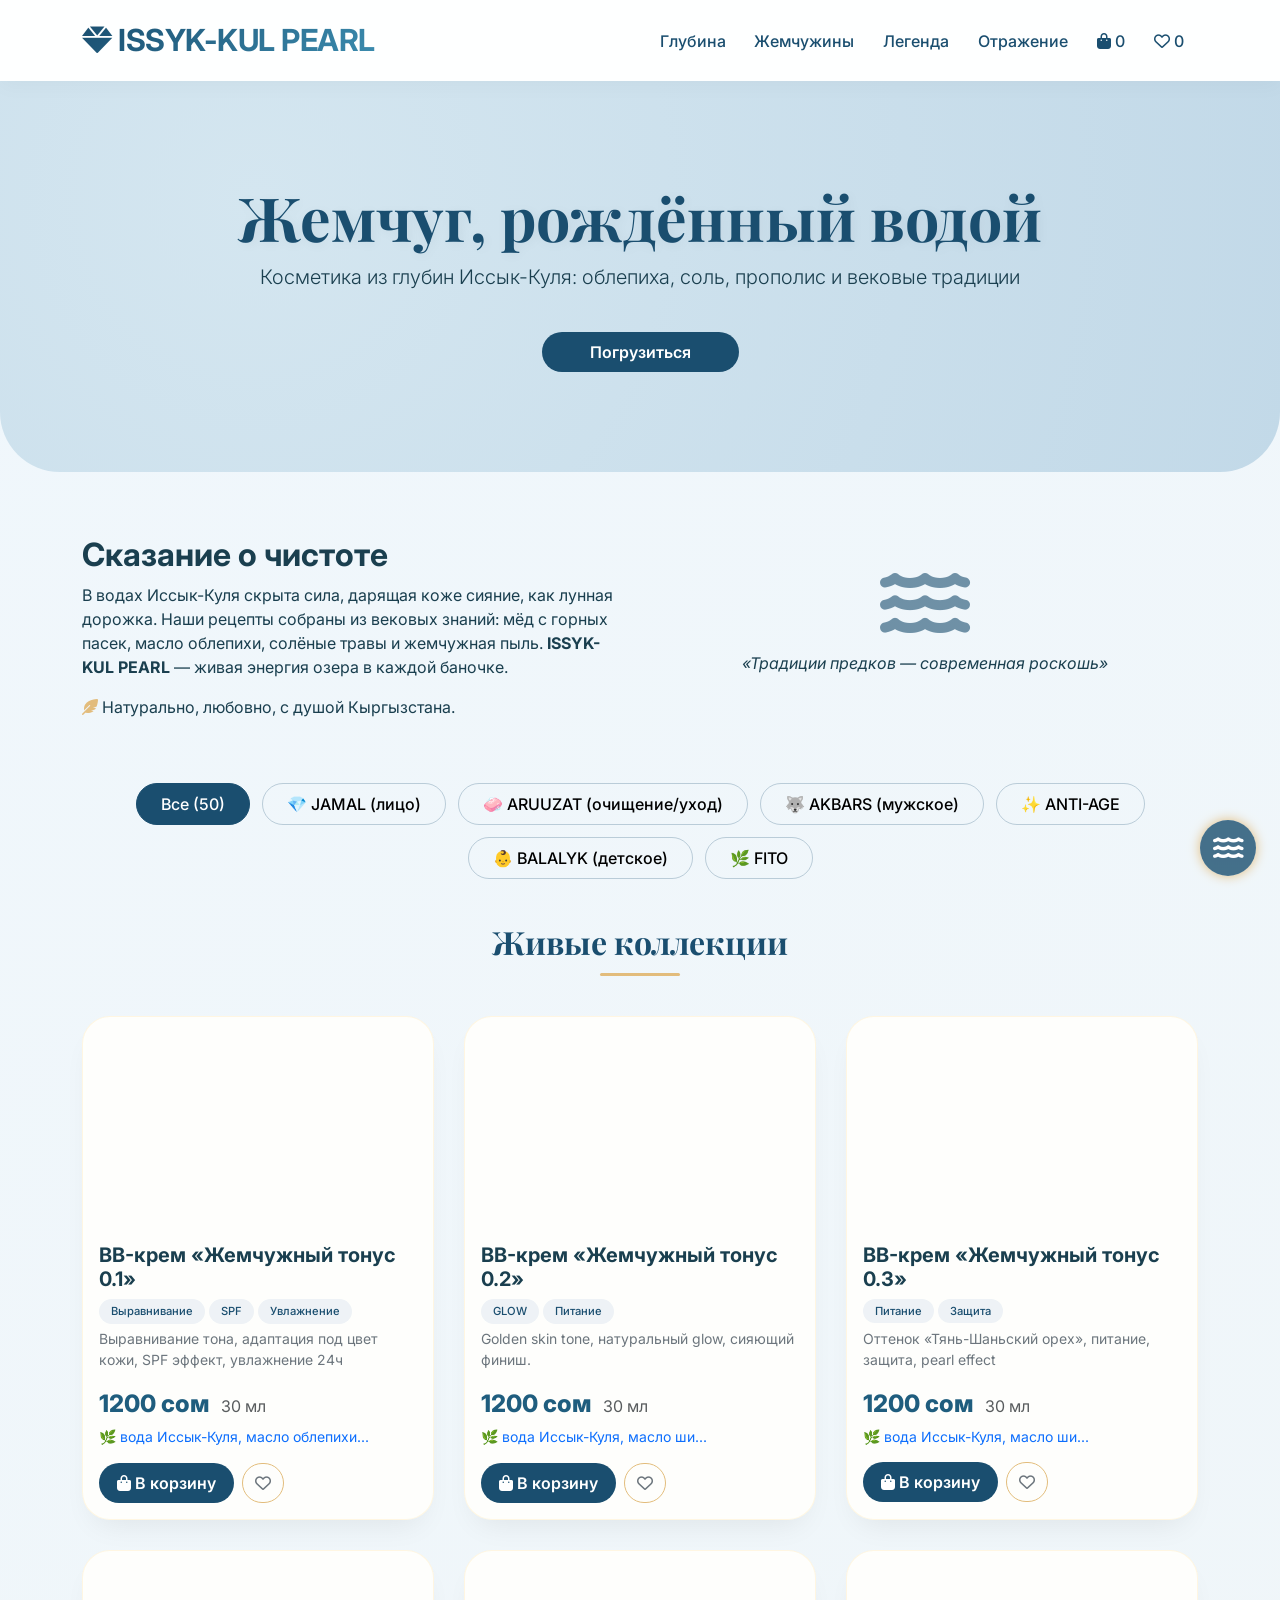
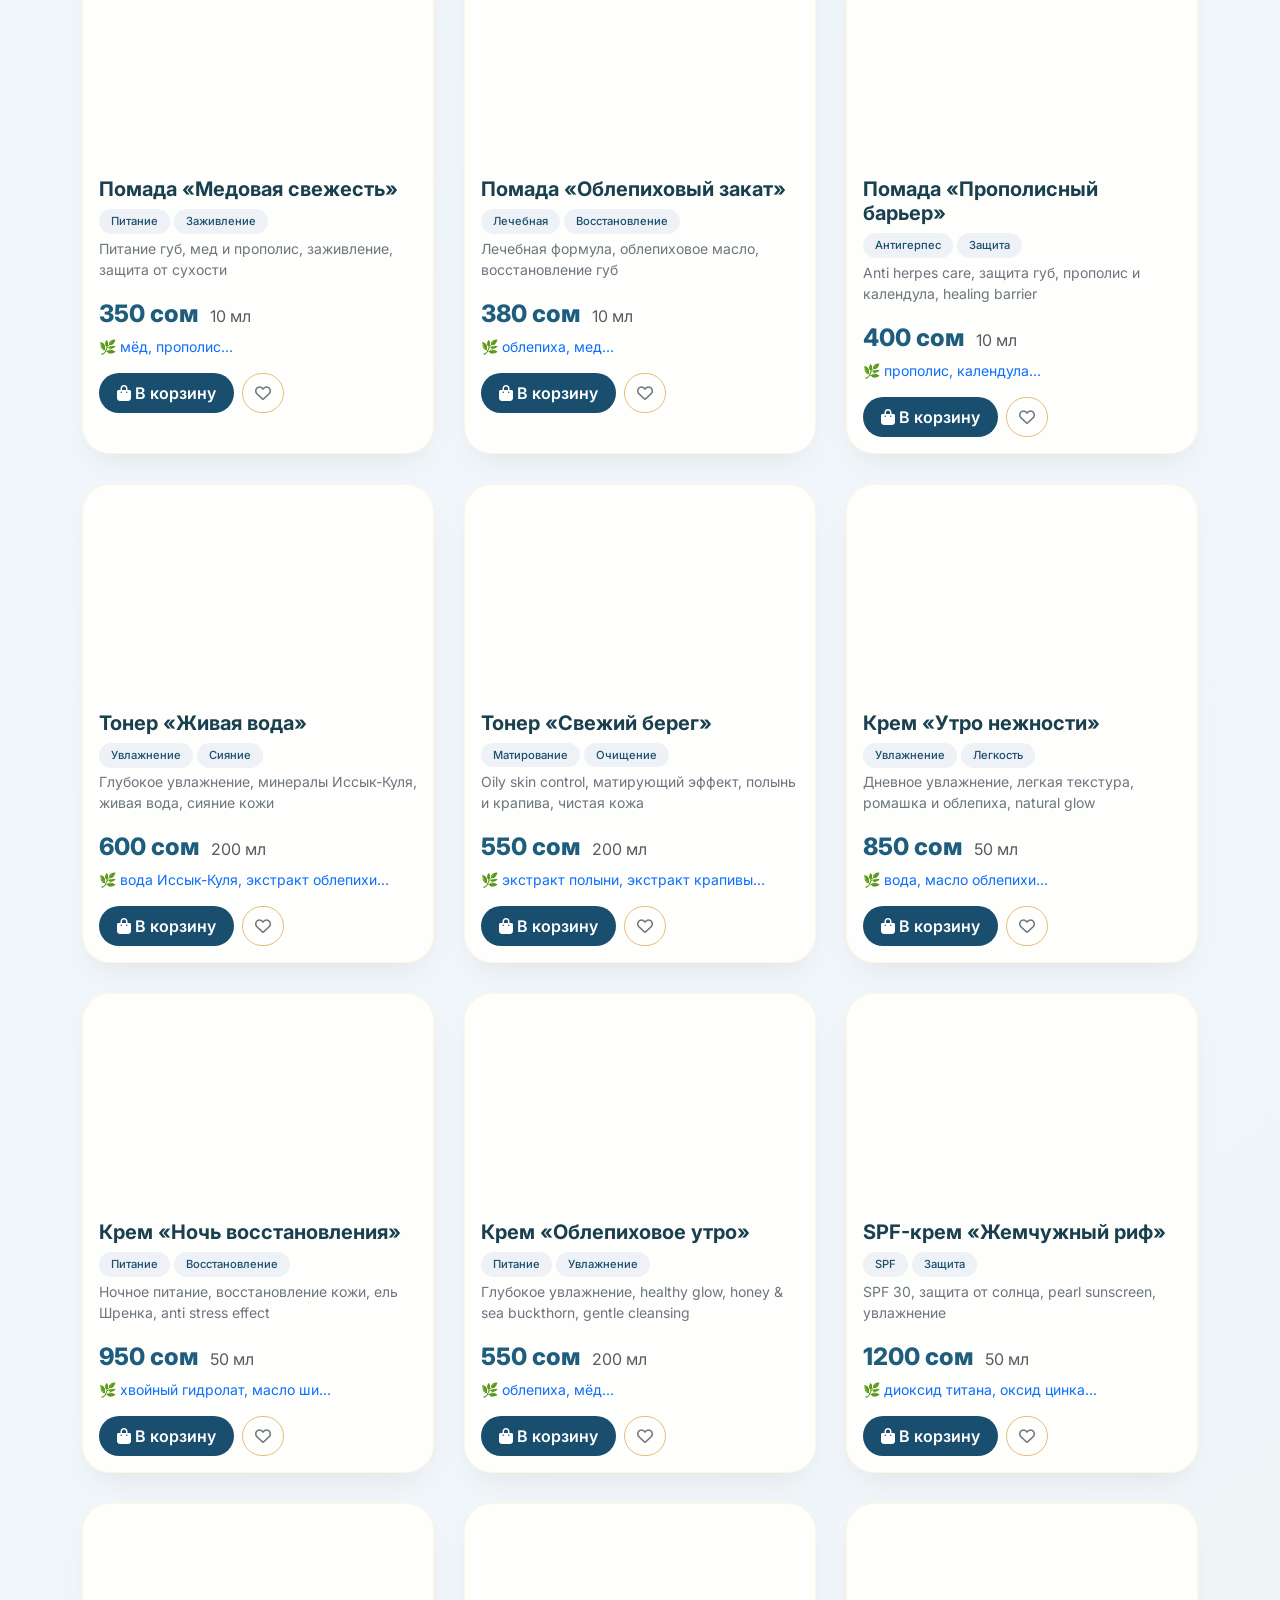
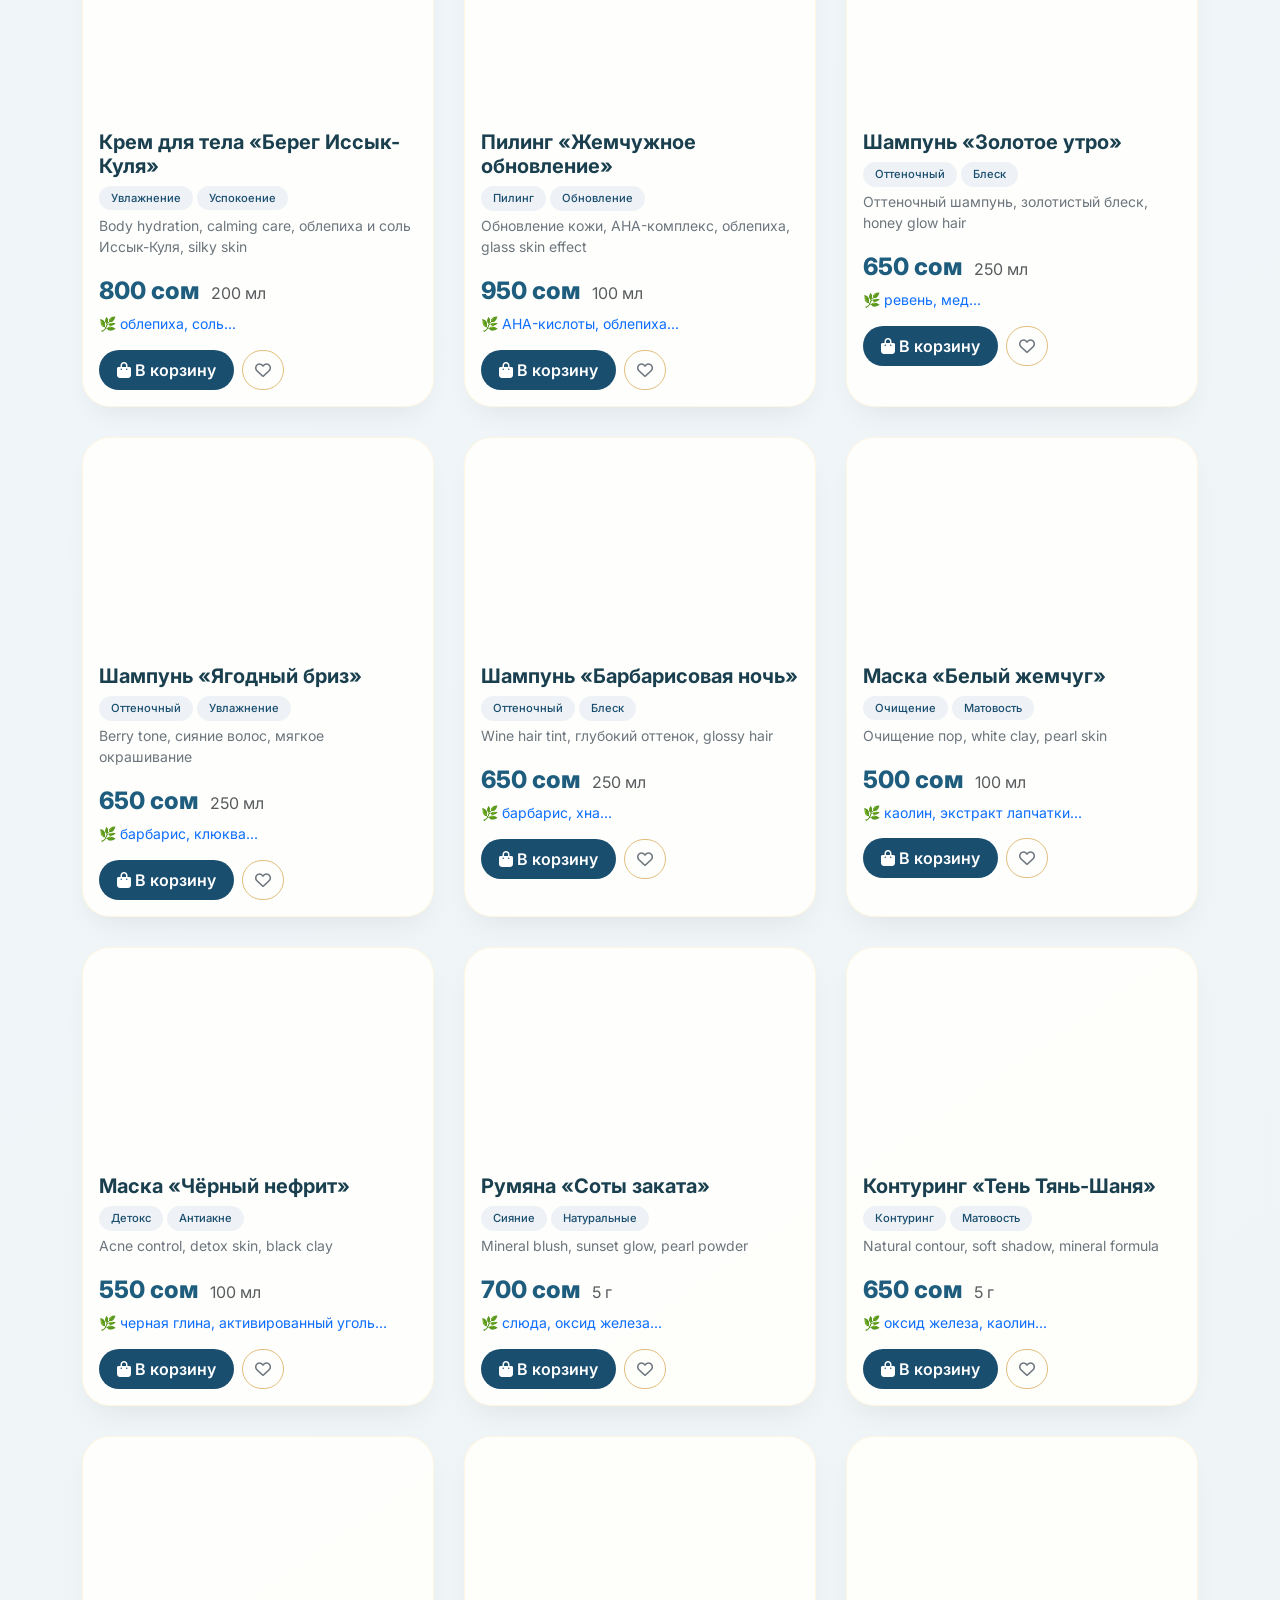
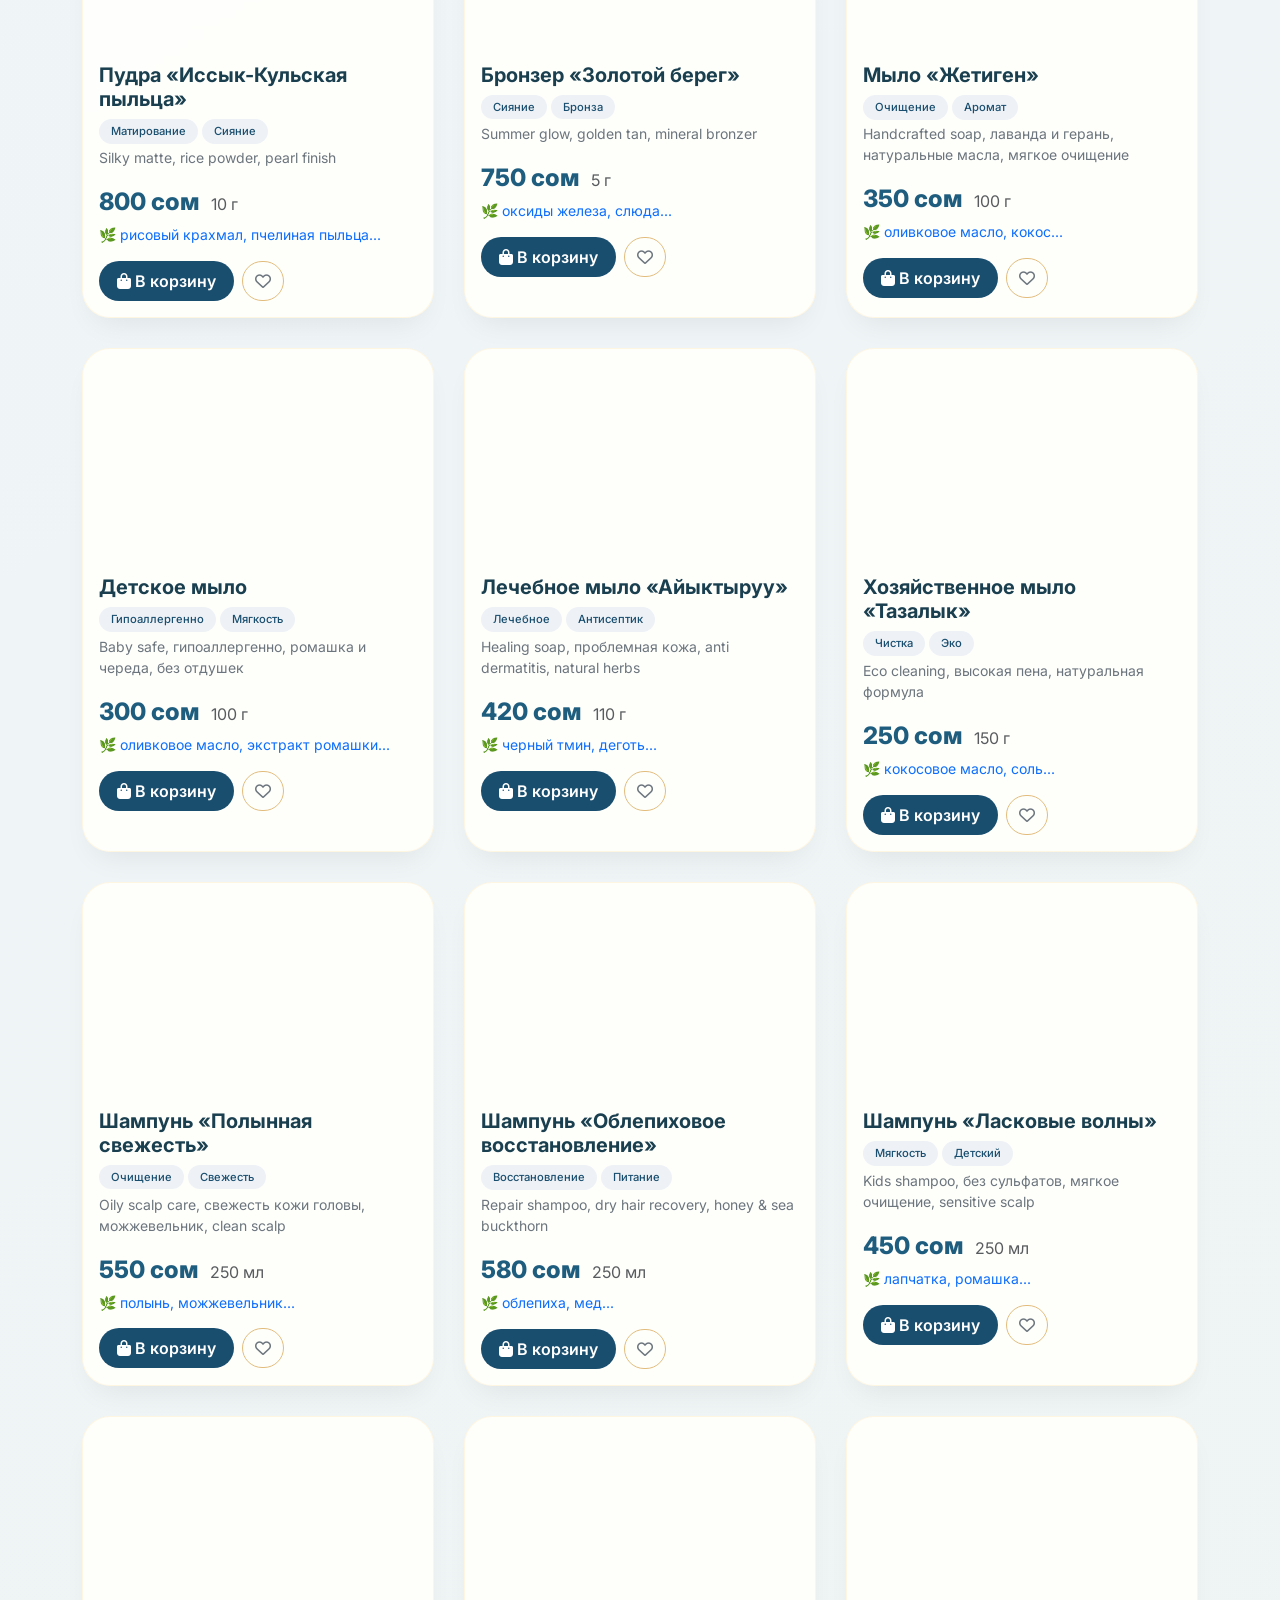
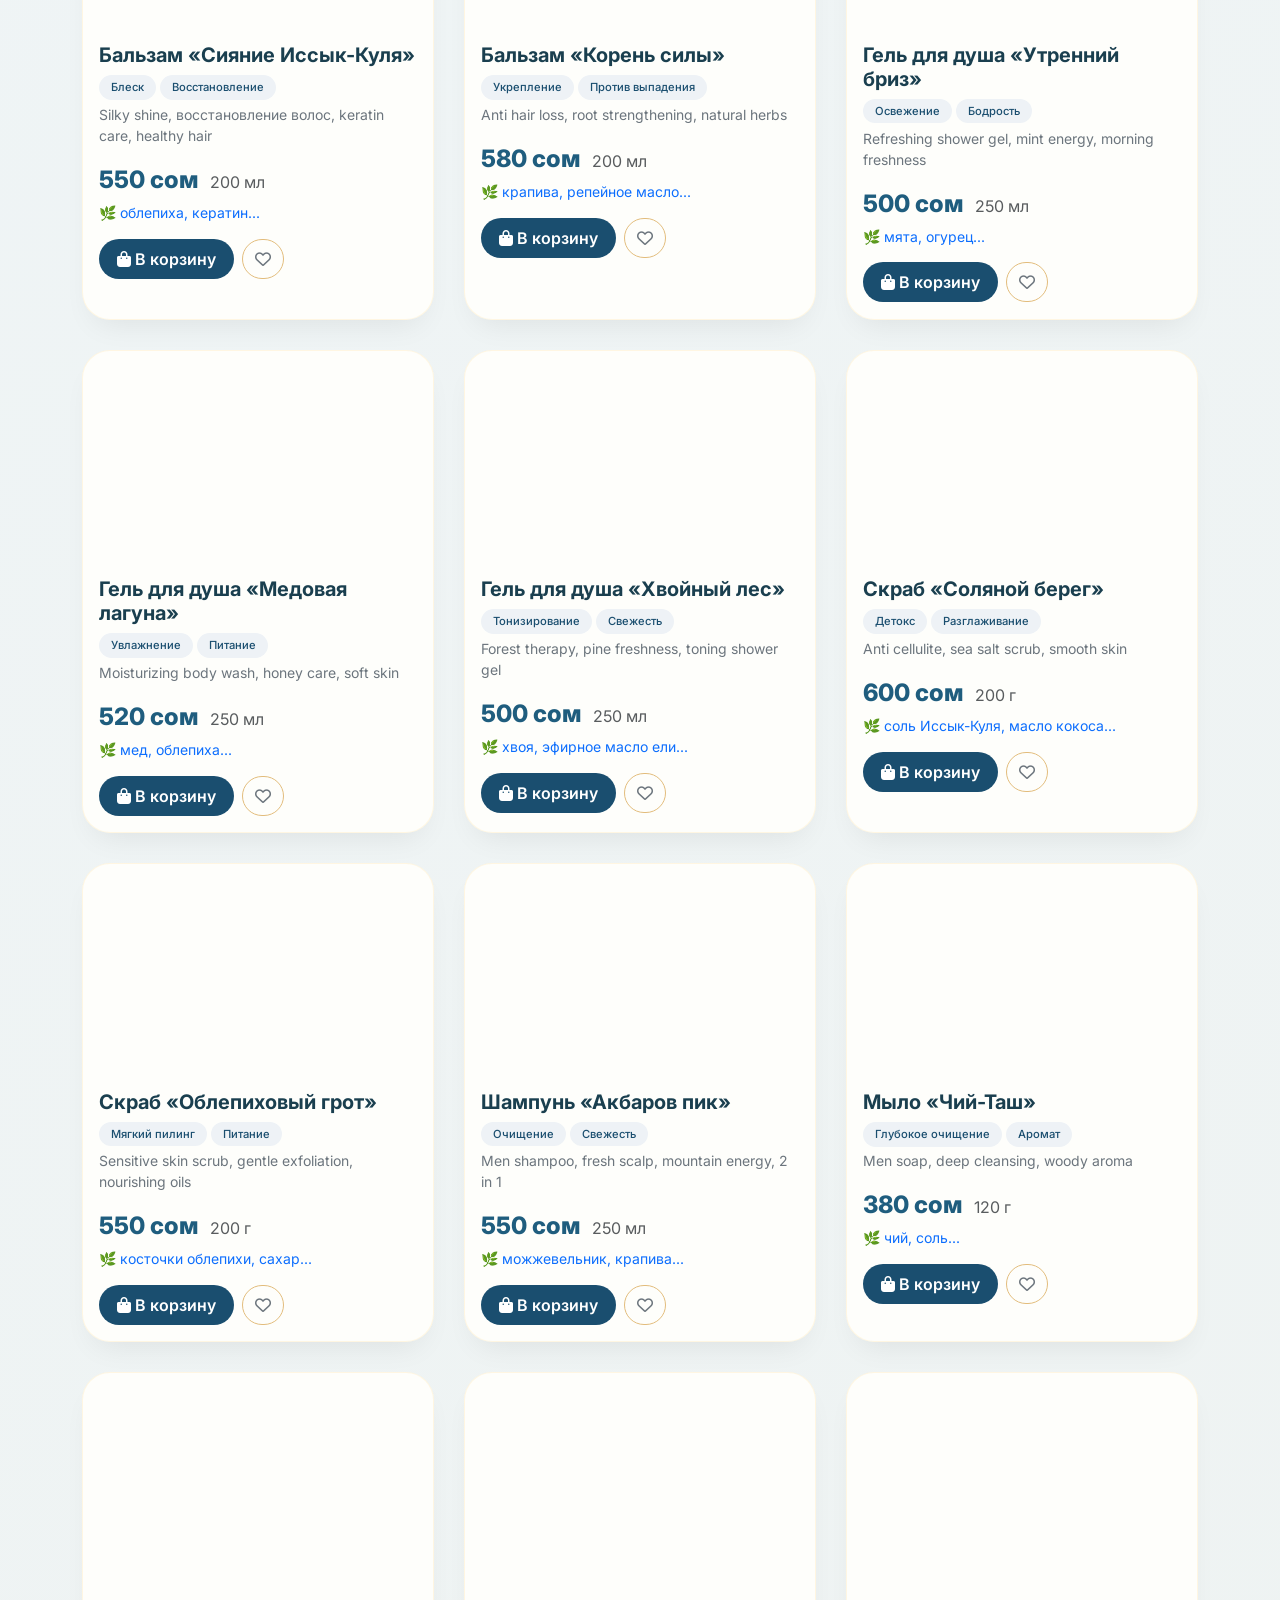
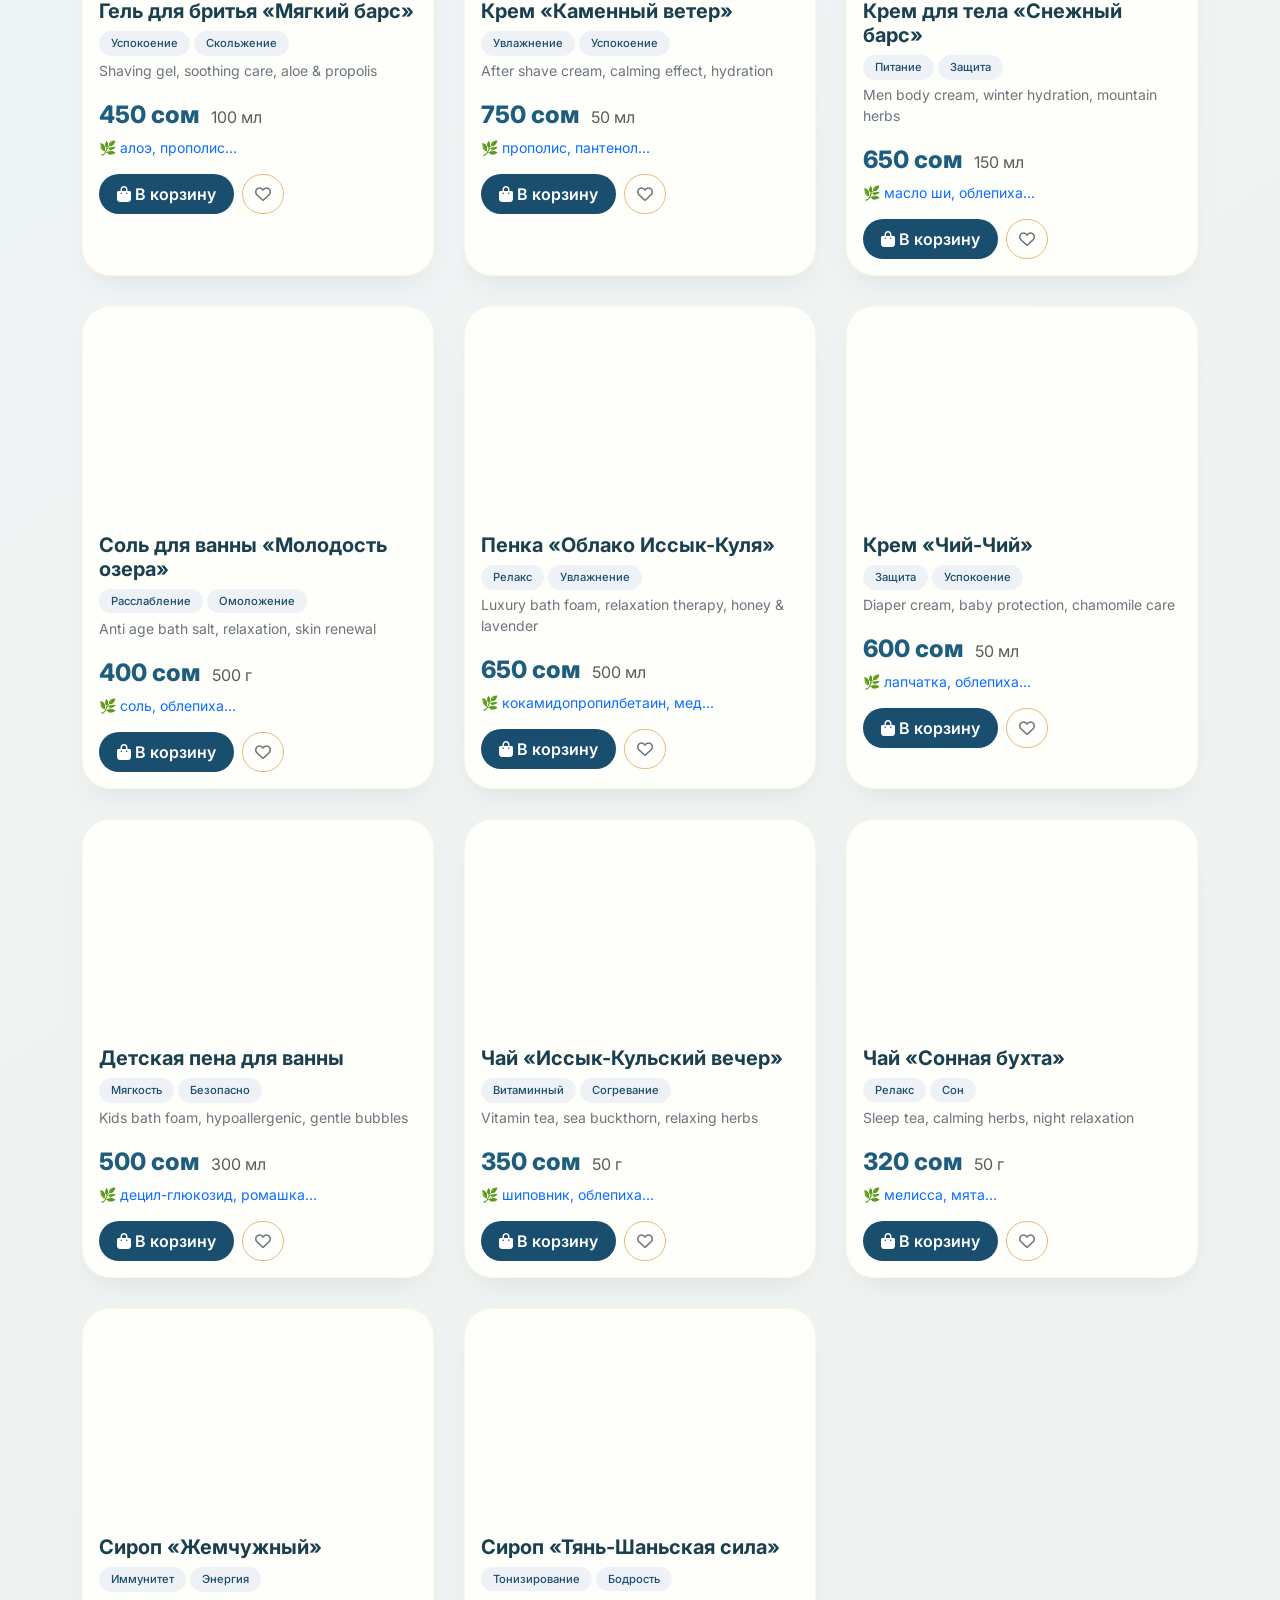
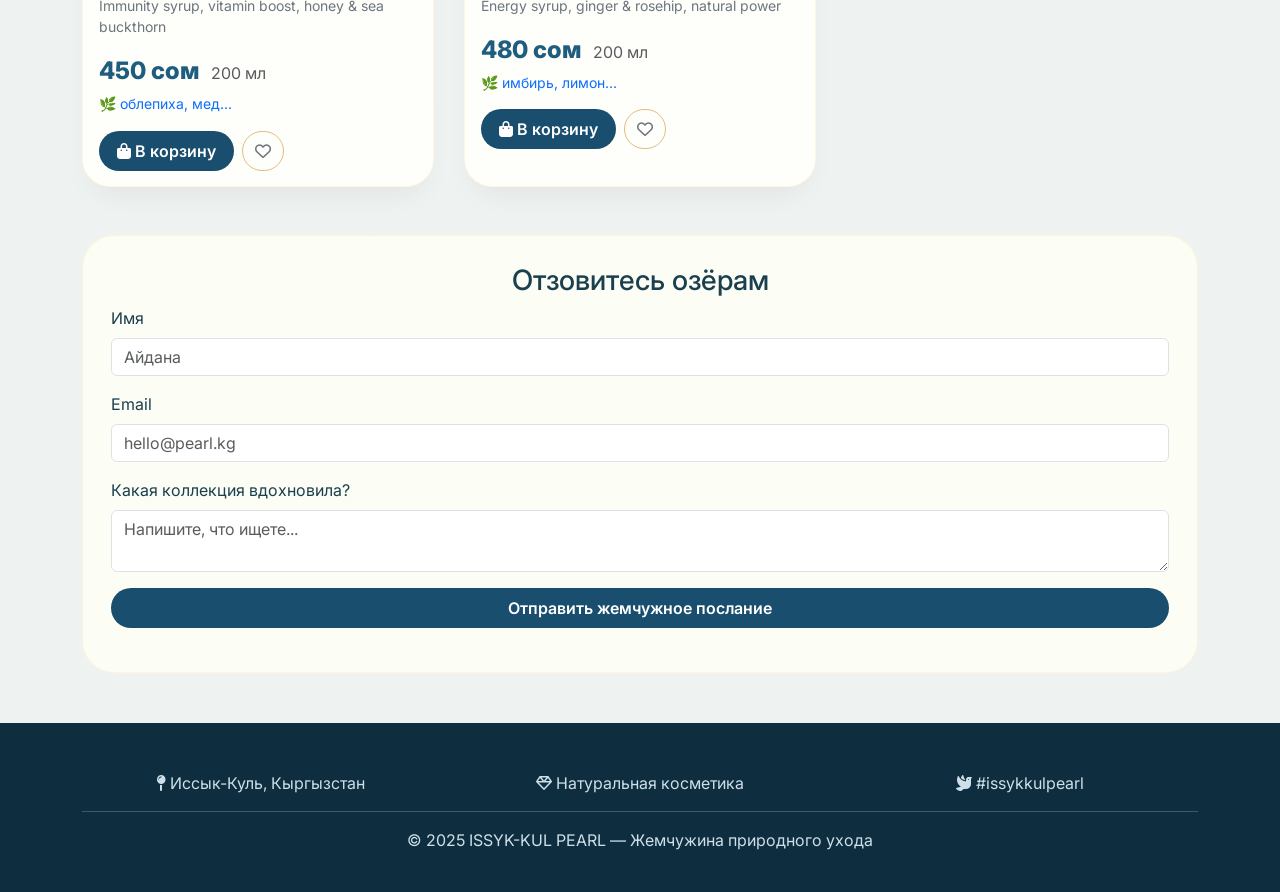
<file: index.html>
<!DOCTYPE html>
<html lang="ru">
<head>
    <meta charset="UTF-8">
    <meta name="viewport" content="width=device-width, initial-scale=1.0, user-scalable=yes">
    <title>ISSYK-KUL PEARL | Жемчужина озера</title>
    <!-- Bootstrap 5 -->
    <link href="https://cdn.jsdelivr.net/npm/bootstrap@5.3.0-alpha1/dist/css/bootstrap.min.css" rel="stylesheet">
    <!-- Font Awesome -->
    <link rel="stylesheet" href="https://cdnjs.cloudflare.com/ajax/libs/font-awesome/6.0.0-beta3/css/all.min.css">
    <!-- Google Fonts -->
    <link href="https://fonts.googleapis.com/css2?family=Inter:opsz,wght@14..32,300;400;500;600;700&family=Playfair+Display:wght@400;500;600;700&display=swap" rel="stylesheet">
    <style>
        * { margin: 0; padding: 0; box-sizing: border-box; }
        body { font-family: 'Inter', sans-serif; background: linear-gradient(145deg, #f0f7fc 0%, #eef2f0 100%); color: #1a3f4f; scroll-behavior: smooth; }
        :root { --pearl: #f4f9fe; --deep-sea: #1a4e6f; --mist: #bdd4e2; --gold-sand: #e2bc7c; --wave-blue: #2f7c8c; --dark-navy: #0e2e40; }
        @keyframes ripple { 0% { transform: scale(0.8); opacity: 0.6; } 100% { transform: scale(1.6); opacity: 0; } }
        @keyframes fadeSlide { from { opacity: 0; transform: translateX(-30px);} to { opacity: 1; transform: translateX(0);} }
        .navbar { background: rgba(255, 255, 255, 0.92); backdrop-filter: blur(12px); box-shadow: 0 5px 20px rgba(0, 0, 0, 0.03); padding: 0.8rem 0; }
        .navbar-brand { font-size: 1.9rem; font-weight: 700; background: linear-gradient(135deg, #1a4e6f, #3c8db0); -webkit-background-clip: text; background-clip: text; color: transparent; letter-spacing: -0.5px; }
        .nav-link { font-weight: 500; color: #1a4e6f !important; transition: 0.3s; margin: 0 0.4rem; }
        .nav-link:hover { color: var(--gold-sand) !important; }
        .hero { background: radial-gradient(circle at 20% 30%, #d4e6f0, #c2d9e8); padding: 100px 0; border-radius: 0 0 60px 60px; position: relative; }
        .hero h1 { font-family: 'Playfair Display', serif; font-size: 3.8rem; font-weight: 700; color: #1a4e6f; text-shadow: 2px 2px 12px rgba(0,0,0,0.05); }
        .filter-btn { background: transparent; border: 1px solid #1a4e6f40; padding: 8px 24px; border-radius: 50px; margin: 0 6px 12px; transition: 0.2s; font-weight: 500; }
        .filter-btn.active, .filter-btn:hover { background: #1a4e6f; color: white; border-color: #1a4e6f; }
        .products-grid { display: grid; grid-template-columns: repeat(auto-fill, minmax(290px, 1fr)); gap: 30px; margin: 40px 0; }
        .product-card { background: rgba(255, 255, 252, 0.9); backdrop-filter: blur(2px); border-radius: 28px; overflow: hidden; transition: 0.35s cubic-bezier(0.2, 0.9, 0.4, 1.1); border: 1px solid rgba(255, 240, 210, 0.6); box-shadow: 0 15px 30px -12px rgba(0, 0, 0, 0.08); cursor: pointer; }
        .product-card:hover { transform: translateY(-8px); box-shadow: 0 28px 38px -18px rgba(26, 78, 111, 0.3); border-color: var(--gold-sand); background: white; }
        .card-img { height: 210px; background-size: cover; background-position: center; transition: 0.3s; }
        .product-card:hover .card-img { transform: scale(0.98); }
        .badge-prop { background: #eef2f6; padding: 4px 12px; border-radius: 40px; font-size: 0.7rem; font-weight: 500; color: #1a4e6f; }
        .price { font-size: 1.5rem; font-weight: 800; color: #1f5d7e; }
        .btn-pearl { background: #1a4e6f; border: none; border-radius: 50px; padding: 8px 18px; color: white; font-weight: 600; transition: 0.2s; }
        .btn-pearl:hover { background: #e2bc7c; transform: scale(1.02); }
        .sound-wave { position: fixed; bottom: 24px; right: 24px; background: #1a4e6fcc; width: 56px; height: 56px; border-radius: 50%; display: flex; align-items: center; justify-content: center; backdrop-filter: blur(6px); z-index: 1000; cursor: pointer; box-shadow: 0 0 12px var(--gold-sand); transition: 0.2s; }
        .sound-wave:hover { transform: scale(1.05); background: #1a4e6f; }
        .pearl-toast { position: fixed; bottom: 30px; left: 20px; background: #1a4e6fd9; backdrop-filter: blur(12px); padding: 12px 24px; border-radius: 50px; color: white; z-index: 1100; animation: fadeSlide 0.3s; font-weight: 500; }
        footer { background: #0e2e40; color: #cddfe8; padding: 3rem 0 1.5rem; margin-top: 50px; }
        .section-title { text-align: center; margin: 2rem 0 0.5rem; font-weight: 700; color: #1a4e6f; font-family: 'Playfair Display', serif; }
        .section-title:after { content: ''; display: block; width: 80px; height: 3px; background: var(--gold-sand); margin: 12px auto; border-radius: 4px; }
        .form-card { background: rgba(255, 255, 245, 0.8); border-radius: 32px; padding: 28px; backdrop-filter: blur(4px); border: 1px solid rgba(255,240,210,0.8); }
        @media (max-width: 768px) { .hero h1 { font-size: 2.2rem; } }
    </style>
</head>
<body>

<audio id="waveAudio" preload="auto">
    <source src="https://www.soundjay.com/nature/sounds/ocean-wave-1.mp3" type="audio/mpeg">
</audio>

<div class="sound-wave" id="waveButton">
    <i class="fas fa-water" style="color: white; font-size: 1.7rem;"></i>
</div>

<nav class="navbar navbar-expand-lg sticky-top">
    <div class="container">
        <a class="navbar-brand" href="#"><i class="fas fa-gem"></i> ISSYK-KUL PEARL</a>
        <button class="navbar-toggler" type="button" data-bs-toggle="collapse" data-bs-target="#navbarNav">
            <span class="navbar-toggler-icon"></span>
        </button>
        <div class="collapse navbar-collapse" id="navbarNav">
            <ul class="navbar-nav ms-auto mb-2 mb-lg-0">
                <li class="nav-item"><a class="nav-link" href="#home">Глубина</a></li>
                <li class="nav-item"><a class="nav-link" href="#catalog">Жемчужины</a></li>
                <li class="nav-item"><a class="nav-link" href="#about">Легенда</a></li>
                <li class="nav-item"><a class="nav-link" href="#contact">Отражение</a></li>
                <li class="nav-item"><a class="nav-link" href="#" id="cartBtn"><i class="fas fa-shopping-bag"></i> <span id="cartCount">0</span></a></li>
                <li class="nav-item"><a class="nav-link" href="#" id="wishlistBtn"><i class="far fa-heart"></i> <span id="wishCount">0</span></a></li>
            </ul>
        </div>
    </div>
</nav>

<section id="home" class="hero text-center">
    <div class="container">
        <h1>Жемчуг, рождённый водой</h1>
        <p class="lead">Косметика из глубин Иссык-Куля: облепиха, соль, прополис и вековые традиции</p>
        <button class="btn-pearl btn-lg mt-4 px-5" onclick="playWave(); document.getElementById('catalog').scrollIntoView({behavior:'smooth'});">Погрузиться</button>
    </div>
</section>

<section id="about" class="container my-5 py-3">
    <div class="row align-items-center">
        <div class="col-md-6">
            <h2 class="fw-bold">Сказание о чистоте</h2>
            <p>В водах Иссык-Куля скрыта сила, дарящая коже сияние, как лунная дорожка. Наши рецепты собраны из вековых знаний: мёд с горных пасек, масло облепихи, солёные травы и жемчужная пыль. <strong>ISSYK-KUL PEARL</strong> — живая энергия озера в каждой баночке.</p>
            <i class="fas fa-feather-alt" style="color:#e2bc7c;"></i> Натурально, любовно, с душой Кыргызстана.
        </div>
        <div class="col-md-6 text-center">
            <i class="fas fa-water" style="font-size: 5rem; color: #1a4e6f; opacity: 0.6;"></i>
            <p class="mt-2 fst-italic">«Традиции предков — современная роскошь»</p>
        </div>
    </div>
</section>

<div class="container mt-3">
    <div class="d-flex flex-wrap justify-content-center" id="filterContainer">
        <button class="filter-btn active" data-cat="all">Все (50)</button>
        <button class="filter-btn" data-cat="face">💎 JAMAL (лицо)</button>
        <button class="filter-btn" data-cat="aruu">🧼 ARUUZAT (очищение/уход)</button>
        <button class="filter-btn" data-cat="men">🐺 AKBARS (мужское)</button>
        <button class="filter-btn" data-cat="antiage">✨ ANTI-AGE</button>
        <button class="filter-btn" data-cat="kids">👶 BALALYK (детское)</button>
        <button class="filter-btn" data-cat="fito">🌿 FITO</button>
    </div>
</div>

<section id="catalog" class="container">
    <h2 class="section-title">Живые коллекции</h2>
    <div id="productsGrid" class="products-grid"></div>
</section>

<section id="contact" class="container my-5">
    <div class="form-card">
        <h3 class="text-center">Отзовитесь озёрам</h3>
        <form id="contactForm">
            <div class="mb-3">
                <label class="form-label">Имя</label>
                <input type="text" class="form-control" id="formName" placeholder="Айдана">
            </div>
            <div class="mb-3">
                <label class="form-label">Email</label>
                <input type="email" class="form-control" id="formEmail" placeholder="hello@pearl.kg">
            </div>
            <div class="mb-3">
                <label class="form-label">Какая коллекция вдохновила?</label>
                <textarea class="form-control" id="formMsg" rows="2" placeholder="Напишите, что ищете..."></textarea>
            </div>
            <button type="submit" class="btn-pearl w-100 py-2">Отправить жемчужное послание</button>
            <div id="formStatus" class="mt-3 text-center small"></div>
        </form>
    </div>
</section>

<footer>
    <div class="container text-center">
        <div class="row">
            <div class="col-md-4"><i class="fas fa-map-pin"></i> Иссык-Куль, Кыргызстан</div>
            <div class="col-md-4"><i class="far fa-gem"></i> Натуральная косметика</div>
            <div class="col-md-4"><i class="fas fa-dove"></i> #issykkulpearl</div>
        </div>
        <hr class="mt-3" style="background:#5982a0;">
        <p>© 2025 ISSYK-KUL PEARL — Жемчужина природного ухода</p>
    </div>
</footer>

<script>
    // ---------------------------- 50 ТОВАРОВ (точно по вашему описанию) ----------------------------
    const productsData = [
        // JAMAL (лицо) id 1-13
        { id: 1, name: "BB-крем «Жемчужный тонус 0.1»", category: "face", price: 1200, volume: "30 мл", desc: "Выравнивание тона, адаптация под цвет кожи, SPF эффект, увлажнение 24ч", properties: ["Выравнивание", "SPF", "Увлажнение"], ingredients: ["вода Иссык-Куля", "масло облепихи", "масло ши", "экстракт солодки", "диоксид титана"], img: "https://i.ibb.co/qYgv4zLt/IMG-3960.jpg"  },
        { id: 2, name: "BB-крем «Жемчужный тонус 0.2»", category: "face", price: 1200, volume: "30 мл", desc: "Golden skin tone, натуральный glow, сияющий финиш.", properties: ["GLOW", "Питание"], ingredients: ["вода Иссык-Куля", "масло ши", "облепиха", "оксиды железа"], img: "https://i.postimg.cc/8k9ZgWd2/Whats-App-Image-2026-05-09-at-19-16-22.jpg" },
        { id: 3, name: "BB-крем «Жемчужный тонус 0.3»", category: "face", price: 1200, volume: "30 мл", desc: "Оттенок «Тянь-Шаньский орех», питание, защита, pearl effect", properties: ["Питание", "Защита"], ingredients: ["вода Иссык-Куля", "масло ши", "экстракт лапчатки"], img: "https://i.postimg.cc/VLMvKQkv/Whats-App-Image-2026-05-09-at-21-06-56.jpg" },
        { id: 4, name: "Помада «Медовая свежесть»", category: "face", price: 350, volume: "10 мл", desc: "Питание губ, мед и прополис, заживление, защита от сухости", properties: ["Питание", "Заживление"], ingredients: ["мёд", "прополис", "пчелиный воск"], img: "https://i.postimg.cc/SxTB8jbR/Whats-App-Image-2026-05-09-at-19-16-23.jpg" },
        { id: 5, name: "Помада «Облепиховый закат»", category: "face", price: 380, volume: "10 мл", desc: "Лечебная формула, облепиховое масло, восстановление губ", properties: ["Лечебная", "Восстановление"], ingredients: ["облепиха", "мед", "воск"], img: "https://i.postimg.cc/JzGTfqvf/Whats-App-Image-2026-05-09-at-19-16-23-(1).jpg" },
        { id: 6, name: "Помада «Прополисный барьер»", category: "face", price: 400, volume: "10 мл", desc: "Anti herpes care, защита губ, прополис и календула, healing barrier", properties: ["Антигерпес", "Защита"], ingredients: ["прополис", "календула", "масло чайного дерева"], img: "https://i.postimg.cc/wBP3W6LN/Whats-App-Image-2026-05-09-at-19-16-22-(2).jpg" },
        { id: 7, name: "Тонер «Живая вода»", category: "face", price: 600, volume: "200 мл", desc: "Глубокое увлажнение, минералы Иссык-Куля, живая вода, сияние кожи", properties: ["Увлажнение", "Сияние"], ingredients: ["вода Иссык-Куля", "экстракт облепихи", "глицерин"], img: "https://i.postimg.cc/PJfGYDJ1/Whats-App-Image-2026-05-09-at-19-16-23-(2).jpg" },
        { id: 8, name: "Тонер «Свежий берег»", category: "face", price: 550, volume: "200 мл", desc: "Oily skin control, матирующий эффект, полынь и крапива, чистая кожа", properties: ["Матирование", "Очищение"], ingredients: ["экстракт полыни", "экстракт крапивы", "соль Иссык-Куля"], img: "https://i.postimg.cc/gJNt9TcL/Whats-App-Image-2026-05-09-at-19-16-23-(3).jpg" },
        { id: 9, name: "Крем «Утро нежности»", category: "face", price: 850, volume: "50 мл", desc: "Дневное увлажнение, легкая текстура, ромашка и облепиха, natural glow", properties: ["Увлажнение", "Легкость"], ingredients: ["вода", "масло облепихи", "экстракт ромашки"], img: "https://i.postimg.cc/CxsQH5yf/Whats-App-Image-2026-05-09-at-19-16-23-(4).jpg" },
        { id: 10, name: "Крем «Ночь восстановления»", category: "face", price: 950, volume: "50 мл", desc: "Ночное питание, восстановление кожи, ель Шренка, anti stress effect", properties: ["Питание", "Восстановление"], ingredients: ["хвойный гидролат", "масло ши", "прополис"], img: "https://i.postimg.cc/T1n9dNfg/Whats-App-Image-2026-05-09-at-19-16-16.jpg" },
        { id: 11, name: "Крем «Облепиховое утро»", category: "face", price: 550, volume: "200 мл", desc: "Глубокое увлажнение, healthy glow, honey & sea buckthorn, gentle cleansing", properties: ["Питание", "Увлажнение"], ingredients: ["облепиха", "мёд", "глицерин"], img: "https://i.postimg.cc/nr7JHxst/Whats-App-Image-2026-05-09-at-19-16-16-(1).jpg" },
        { id: 12, name: "SPF-крем «Жемчужный риф»", category: "face", price: 1200, volume: "50 мл", desc: "SPF 30, защита от солнца, pearl sunscreen, увлажнение", properties: ["SPF", "Защита"], ingredients: ["диоксид титана", "оксид цинка", "вода Иссык-Куля"], img: "https://i.postimg.cc/RV983KyF/Whats-App-Image-2026-05-09-at-19-16-15.jpg" },
        { id: 13, name: "Крем для тела «Берег Иссык-Куля»", category: "face", price: 800, volume: "200 мл", desc: "Body hydration, calming care, облепиха и соль Иссык-Куля, silky skin", properties: ["Увлажнение", "Успокоение"], ingredients: ["облепиха", "соль", "масло ши"], img: "https://allwebs.ru/images/2026/05/09/063e3dd96563ea1c505f076e0a19f923.jpeg" },
        // ARUUZAT (очищение, декор, уход за волосами/телом) id 14-37
        { id: 14, name: "Пилинг «Жемчужное обновление»", category: "aruu", price: 950, volume: "100 мл", desc: "Обновление кожи, AHA-комплекс, облепиха, glass skin effect", properties: ["Пилинг", "Обновление"], ingredients: ["AHA-кислоты", "облепиха", "соль"],img: "https://i.postimg.cc/HsR6wMPn/Whats-App-Image-2026-05-09-at-19-16-17.jpg" },
        { id: 15, name: "Шампунь «Золотое утро»", category: "aruu", price: 650, volume: "250 мл", desc: "Оттеночный шампунь, золотистый блеск, honey glow hair", properties: ["Оттеночный", "Блеск"], ingredients: ["ревень", "мед", "экстракт облепихи"], img: "https://i.postimg.cc/QCWThFgP/Whats-App-Image-2026-05-09-at-19-16-17-(1).jpg" },
        { id: 16, name: "Шампунь «Ягодный бриз»", category: "aruu", price: 650, volume: "250 мл", desc: "Berry tone, сияние волос, мягкое окрашивание", properties: ["Оттеночный", "Увлажнение"], ingredients: ["барбарис", "клюква", "мягкие ПАВ"], img: "https://i.postimg.cc/WzM00DD1/Whats-App-Image-2026-05-09-at-19-16-17-(2).jpg" },
        { id: 17, name: "Шампунь «Барбарисовая ночь»", category: "aruu", price: 650, volume: "250 мл", desc: "Wine hair tint, глубокий оттенок, glossy hair", properties: ["Оттеночный", "Блеск"], ingredients: ["барбарис", "хна", "витамин Е"], img: "https://i.postimg.cc/x8ybcW7q/Whats-App-Image-2026-05-09-at-19-16-16-(2).jpg" },
        { id: 18, name: "Маска «Белый жемчуг»", category: "aruu", price: 500, volume: "100 мл", desc: "Очищение пор, white clay, pearl skin", properties: ["Очищение", "Матовость"], ingredients: ["каолин", "экстракт лапчатки", "вода"], img: "https://i.postimg.cc/2Sq8tsGr/Whats-App-Image-2026-05-09-at-19-16-16-(3).jpg" },
        { id: 19, name: "Маска «Чёрный нефрит»", category: "aruu", price: 550, volume: "100 мл", desc: "Acne control, detox skin, black clay", properties: ["Детокс", "Антиакне"], ingredients: ["черная глина", "активированный уголь", "чайное дерево"], img: "https://i.postimg.cc/wTM6tCSs/Whats-App-Image-2026-05-09-at-19-16-16-(4).jpg" },
        { id: 20, name: "Румяна «Соты заката»", category: "aruu", price: 700, volume: "5 г", desc: "Mineral blush, sunset glow, pearl powder", properties: ["Сияние", "Натуральные"], ingredients: ["слюда", "оксид железа", "перламутр"], img: "https://i.postimg.cc/hPkHSNny/Whats-App-Image-2026-05-09-at-19-16-17-(3).jpg" },
        { id: 21, name: "Контуринг «Тень Тянь-Шаня»", category: "aruu", price: 650, volume: "5 г", desc: "Natural contour, soft shadow, mineral formula", properties: ["Контуринг", "Матовость"], ingredients: ["оксид железа", "каолин", "слюда"], img: "https://i.postimg.cc/9MsvrkTz/Whats-App-Image-2026-05-09-at-19-16-19.jpg" },
        { id: 22, name: "Пудра «Иссык-Кульская пыльца»", category: "aruu", price: 800, volume: "10 г", desc: "Silky matte, rice powder, pearl finish", properties: ["Матирование", "Сияние"], ingredients: ["рисовый крахмал", "пчелиная пыльца", "диоксид титана"], img: "https://i.postimg.cc/YSbnms5P/Whats-App-Image-2026-05-09-at-19-16-18.jpg" },
        { id: 23, name: "Бронзер «Золотой берег»", category: "aruu", price: 750, volume: "5 г", desc: "Summer glow, golden tan, mineral bronzer", properties: ["Сияние", "Бронза"], ingredients: ["оксиды железа", "слюда", "какао-пудра"], img: "https://i.postimg.cc/XYvQ68Gk/Whats-App-Image-2026-05-09-at-19-16-19-(1).jpg" },
        { id: 24, name: "Мыло «Жетиген»", category: "aruu", price: 350, volume: "100 г", desc: "Handcrafted soap, лаванда и герань, натуральные масла, мягкое очищение", properties: ["Очищение", "Аромат"], ingredients: ["оливковое масло", "кокос", "лаванда"], img: "https://i.postimg.cc/YSM2Sv7z/Whats-App-Image-2026-05-09-at-19-16-19-(3).jpg" },
        { id: 25, name: "Детское мыло", category: "aruu", price: 300, volume: "100 г", desc: "Baby safe, гипоаллергенно, ромашка и череда, без отдушек", properties: ["Гипоаллергенно", "Мягкость"], ingredients: ["оливковое масло", "экстракт ромашки"], img: "https://i.postimg.cc/05BNC5Gb/Whats-App-Image-2026-05-09-at-19-16-19-(2).jpg" },
        { id: 26, name: "Лечебное мыло «Айыктыруу»", category: "aruu", price: 420, volume: "110 г", desc: "Healing soap, проблемная кожа, anti dermatitis, natural herbs", properties: ["Лечебное", "Антисептик"], ingredients: ["черный тмин", "деготь", "облепиха"], img: "https://i.postimg.cc/BnDtbWKn/Whats-App-Image-2026-05-09-at-19-16-18-(2).jpg" },
        { id: 27, name: "Хозяйственное мыло «Тазалык»", category: "aruu", price: 250, volume: "150 г", desc: "Eco cleaning, высокая пена, натуральная формула", properties: ["Чистка", "Эко"], ingredients: ["кокосовое масло", "соль", "сода"], img: "https://i.postimg.cc/7L3CsvP4/Whats-App-Image-2026-05-09-at-19-16-18-(1).jpg" },
        { id: 28, name: "Шампунь «Полынная свежесть»", category: "aruu", price: 550, volume: "250 мл", desc: "Oily scalp care, свежесть кожи головы, можжевельник, clean scalp", properties: ["Очищение", "Свежесть"], ingredients: ["полынь", "можжевельник", "соль"], img: "https://i.postimg.cc/mgwkCYms/Whats-App-Image-2026-05-09-at-19-16-18-(3).jpg" },
        { id: 29, name: "Шампунь «Облепиховое восстановление»", category: "aruu", price: 580, volume: "250 мл", desc: "Repair shampoo, dry hair recovery, honey & sea buckthorn", properties: ["Восстановление", "Питание"], ingredients: ["облепиха", "мед", "кератин"], img: "https://i.postimg.cc/KzK86dxL/Whats-App-Image-2026-05-09-at-19-16-18-(4).jpg" },
        { id: 30, name: "Шампунь «Ласковые волны»", category: "aruu", price: 450, volume: "250 мл", desc: "Kids shampoo, без сульфатов, мягкое очищение, sensitive scalp", properties: ["Мягкость", "Детский"], ingredients: ["лапчатка", "ромашка", "глицерин"], img: "https://i.postimg.cc/bYCRHnFm/Whats-App-Image-2026-05-09-at-19-16-18-(5).jpg" },
        { id: 31, name: "Бальзам «Сияние Иссык-Куля»", category: "aruu", price: 550, volume: "200 мл", desc: "Silky shine, восстановление волос, keratin care, healthy hair", properties: ["Блеск", "Восстановление"], ingredients: ["облепиха", "кератин", "пантенол"], img: "https://i.postimg.cc/9Xpk3zgc/Whats-App-Image-2026-05-09-at-19-16-17-(4).jpg" },
        { id: 32, name: "Бальзам «Корень силы»", category: "aruu", price: 580, volume: "200 мл", desc: "Anti hair loss, root strengthening, natural herbs", properties: ["Укрепление", "Против выпадения"], ingredients: ["крапива", "репейное масло", "хвощ"], img: "https://i.postimg.cc/9F0Jvbqv/Whats-App-Image-2026-05-09-at-19-16-17-(5).jpg" },
        { id: 33, name: "Гель для душа «Утренний бриз»", category: "aruu", price: 500, volume: "250 мл", desc: "Refreshing shower gel, mint energy, morning freshness", properties: ["Освежение", "Бодрость"], ingredients: ["мята", "огурец", "глицерин"], img: "https://i.postimg.cc/W3fJrGbb/Whats-App-Image-2026-05-09-at-19-16-20.jpg" },
        { id: 34, name: "Гель для душа «Медовая лагуна»", category: "aruu", price: 520, volume: "250 мл", desc: "Moisturizing body wash, honey care, soft skin", properties: ["Увлажнение", "Питание"], ingredients: ["мед", "облепиха", "кокосовые ПАВ"], img: "https://i.postimg.cc/PNnJz2Gj/Whats-App-Image-2026-05-09-at-19-16-20-(1).jpg" },
        { id: 35, name: "Гель для душа «Хвойный лес»", category: "aruu", price: 500, volume: "250 мл", desc: "Forest therapy, pine freshness, toning shower gel", properties: ["Тонизирование", "Свежесть"], ingredients: ["хвоя", "эфирное масло ели", "мята"], img: "https://i.postimg.cc/x1Y33SSy/Whats-App-Image-2026-05-09-at-19-16-20-(2).jpg" },
        { id: 36, name: "Скраб «Соляной берег»", category: "aruu", price: 600, volume: "200 г", desc: "Anti cellulite, sea salt scrub, smooth skin", properties: ["Детокс", "Разглаживание"], ingredients: ["соль Иссык-Куля", "масло кокоса", "грейпфрут"], img: "https://i.postimg.cc/nz6vsykm/Whats-App-Image-2026-05-09-at-19-16-19-(4).jpg" },
        { id: 37, name: "Скраб «Облепиховый грот»", category: "aruu", price: 550, volume: "200 г", desc: "Sensitive skin scrub, gentle exfoliation, nourishing oils", properties: ["Мягкий пилинг", "Питание"], ingredients: ["косточки облепихи", "сахар", "масло ши"], img: "https://i.postimg.cc/QxNMQ6y1/Whats-App-Image-2026-05-09-at-19-16-21.jpg" },
        // AKBARS (мужское) id 38-42
        { id: 38, name: "Шампунь «Акбаров пик»", category: "men", price: 550, volume: "250 мл", desc: "Men shampoo, fresh scalp, mountain energy, 2 in 1", properties: ["Очищение", "Свежесть"], ingredients: ["можжевельник", "крапива", "камфора"], img: "https://i.postimg.cc/mZnmWqWZ/Whats-App-Image-2026-05-09-at-19-16-20-(3).jpg" },
        { id: 39, name: "Мыло «Чий-Таш»", category: "men", price: 380, volume: "120 г", desc: "Men soap, deep cleansing, woody aroma", properties: ["Глубокое очищение", "Аромат"], ingredients: ["чий", "соль", "пихта"], img: "https://i.postimg.cc/XY4Hs5b6/Whats-App-Image-2026-05-09-at-19-16-21-(1).jpg" },
        { id: 40, name: "Гель для бритья «Мягкий барс»", category: "men", price: 450, volume: "100 мл", desc: "Shaving gel, soothing care, aloe & propolis", properties: ["Успокоение", "Скольжение"], ingredients: ["алоэ", "прополис", "глицерин"], img: "https://i.postimg.cc/bvM4Vvgy/Whats-App-Image-2026-05-09-at-19-16-20-(4).jpg" },
        { id: 41, name: "Крем «Каменный ветер»", category: "men", price: 750, volume: "50 мл", desc: "After shave cream, calming effect, hydration", properties: ["Увлажнение", "Успокоение"], ingredients: ["прополис", "пантенол", "ромашка"], img: "https://i.postimg.cc/BZC1xPNk/Whats-App-Image-2026-05-09-at-19-16-24.jpg" },
        { id: 42, name: "Крем для тела «Снежный барс»", category: "men", price: 650, volume: "150 мл", desc: "Men body cream, winter hydration, mountain herbs", properties: ["Питание", "Защита"], ingredients: ["масло ши", "облепиха", "кедр"], img: "https://i.postimg.cc/FR47ShSd/Whats-App-Image-2026-05-09-at-19-16-24-(1).jpg" },
        // ANTI-AGE (id 43-44)
        { id: 43, name: "Соль для ванны «Молодость озера»", category: "antiage", price: 400, volume: "500 г", desc: "Anti age bath salt, relaxation, skin renewal", properties: ["Расслабление", "Омоложение"], ingredients: ["соль", "облепиха", "лаванда"], img: "https://i.postimg.cc/fW5fMP4p/Whats-App-Image-2026-05-09-at-19-16-21-(2).jpg" },
        { id: 44, name: "Пенка «Облако Иссык-Куля»", category: "antiage", price: 650, volume: "500 мл", desc: "Luxury bath foam, relaxation therapy, honey & lavender", properties: ["Релакс", "Увлажнение"], ingredients: ["кокамидопропилбетаин", "мед", "лаванда"], img: "https://i.postimg.cc/XqXGjQFz/Whats-App-Image-2026-05-09-at-19-16-21-(3).jpg" },
        // BALALYK (детское) id 45-46
        { id: 45, name: "Крем «Чий-Чий»", category: "kids", price: 600, volume: "50 мл", desc: "Diaper cream, baby protection, chamomile care", properties: ["Защита", "Успокоение"], ingredients: ["лапчатка", "облепиха", "цинк"], img: "https://i.postimg.cc/W4Mf87d0/Whats-App-Image-2026-05-09-at-19-16-21-(4).jpg" },
        { id: 46, name: "Детская пена для ванны", category: "kids", price: 500, volume: "300 мл", desc: "Kids bath foam, hypoallergenic, gentle bubbles", properties: ["Мягкость", "Безопасно"], ingredients: ["децил-глюкозид", "ромашка", "календула"], img: "https://i.postimg.cc/WpfSMy9z/Whats-App-Image-2026-05-09-at-19-16-22-(3).jpg" },
        // FITO (id 47-50)
        { id: 47, name: "Чай «Иссык-Кульский вечер»", category: "fito", price: 350, volume: "50 г", desc: "Vitamin tea, sea buckthorn, relaxing herbs", properties: ["Витаминный", "Согревание"], ingredients: ["шиповник", "облепиха", "чабрец"], img: "https://i.postimg.cc/Z5z8Hz6z/Whats-App-Image-2026-05-09-at-19-16-22-(4).jpg" },
        { id: 48, name: "Чай «Сонная бухта»", category: "fito", price: 320, volume: "50 г", desc: "Sleep tea, calming herbs, night relaxation", properties: ["Релакс", "Сон"], ingredients: ["мелисса", "мята", "ромашка"], img: "https://i.postimg.cc/cH3YwD67/Whats-App-Image-2026-05-09-at-19-16-24-(2).jpg" },
        { id: 49, name: "Сироп «Жемчужный»", category: "fito", price: 450, volume: "200 мл", desc: "Immunity syrup, vitamin boost, honey & sea buckthorn", properties: ["Иммунитет", "Энергия"], ingredients: ["облепиха", "мед", "шиповник"], img: "https://i.postimg.cc/j5n6vx35/Whats-App-Image-2026-05-09-at-19-16-25.jpg" },
        { id: 50, name: "Сироп «Тянь-Шаньская сила»", category: "fito", price: 480, volume: "200 мл", desc: "Energy syrup, ginger & rosehip, natural power", properties: ["Тонизирование", "Бодрость"], ingredients: ["имбирь", "лимон", "мед"], img: "https://i.postimg.cc/hGyMp3Sz/Whats-App-Image-2026-05-09-at-19-16-24-(3).jpg" }
    ];

    // ---------- ФУНКЦИОНАЛ КОРЗИНЫ, ИЗБРАННОГО, ЗВУКА ----------
    let cart = JSON.parse(localStorage.getItem('pearl_cart_final')) || [];
    let wishlist = JSON.parse(localStorage.getItem('pearl_wish_final')) || [];

    function playWave() {
        const audio = document.getElementById('waveAudio');
        if(audio) { audio.currentTime = 0; audio.play().catch(e=>console.log); }
        const ripple = document.createElement('div');
        ripple.style.position = 'fixed'; ripple.style.top = '0'; ripple.style.left = '0'; ripple.style.width = '100%'; ripple.style.height = '100%'; ripple.style.pointerEvents = 'none'; ripple.style.background = 'radial-gradient(circle, rgba(226,188,124,0.25) 0%, transparent 80%)'; ripple.style.animation = 'ripple 0.8s ease-out'; ripple.style.zIndex = '9999'; document.body.appendChild(ripple); setTimeout(()=>ripple.remove(), 700);
    }

    function showToast(msg) {
        let t = document.createElement('div'); t.className = 'pearl-toast'; t.innerHTML = `<i class="fas fa-water"></i> ${msg}`; document.body.appendChild(t); setTimeout(()=>t.remove(), 2500);
    }

    function updateCounters() {
        document.getElementById('cartCount').innerText = cart.reduce((s,i)=>s+i.qty,0);
        document.getElementById('wishCount').innerText = wishlist.length;
        localStorage.setItem('pearl_cart_final', JSON.stringify(cart));
        localStorage.setItem('pearl_wish_final', JSON.stringify(wishlist));
    }

    let currentCat = "all";
    function renderProducts() {
        let filtered = currentCat === "all" ? productsData : productsData.filter(p => p.category === currentCat);
        const grid = document.getElementById('productsGrid');
        grid.innerHTML = filtered.map(p => `
            <div class="product-card" data-id="${p.id}">
                <div class="card-img" style="background-image: url('${p.img}'); background-size: cover; background-position: center;"></div>
                <div class="p-3">
                    <h5 class="fw-bold">${p.name}</h5>
                    <div class="d-flex flex-wrap gap-1 my-1">${p.properties.map(pr => `<span class="badge-prop">${pr}</span>`).join('')}</div>
                    <p class="small text-secondary mt-1">${p.desc}</p>
                    <div><span class="price">${p.price} сом</span> <span class="text-muted ms-2">${p.volume}</span></div>
                    <div class="small text-primary mt-1">🌿 ${p.ingredients.slice(0,2).join(', ')}...</div>
                    <div class="d-flex gap-2 mt-3">
                        <button class="btn-pearl add-cart" data-id="${p.id}"><i class="fas fa-bag-shopping"></i> В корзину</button>
                        <button class="btn btn-outline-secondary rounded-pill wish-btn ${wishlist.includes(p.id) ? 'active-wish' : ''}" data-id="${p.id}" style="border-color:#e2bc7c;"><i class="far fa-heart"></i></button>
                    </div>
                </div>
            </div>
        `).join('');
        document.querySelectorAll('.add-cart').forEach(btn => {
            btn.addEventListener('click', (e) => { e.stopPropagation(); let id = +btn.dataset.id; let exist = cart.find(i=>i.id===id); if(exist) exist.qty++; else cart.push({id, qty:1}); updateCounters(); playWave(); showToast("Добавлено в корзину ✨"); });
        });
        document.querySelectorAll('.wish-btn').forEach(btn => {
            btn.addEventListener('click', (e) => { e.stopPropagation(); let id = +btn.dataset.id; if(wishlist.includes(id)) wishlist = wishlist.filter(i=>i!==id); else wishlist.push(id); updateCounters(); renderProducts(); playWave(); showToast(wishlist.includes(id)?"В избранном 💖":"Удалено"); });
        });
        document.querySelectorAll('.product-card').forEach(card => {
            card.addEventListener('click', (e) => { if(e.target.classList.contains('add-cart') || e.target.classList.contains('wish-btn')) return; let prod = productsData.find(p=>p.id === +card.dataset.id); alert(`✨ ${prod.name}\nОбъём: ${prod.volume}\nЦена: ${prod.price} сом\nСостав: ${prod.ingredients.join(', ')}\nСвойства: ${prod.properties.join(', ')}`); playWave(); });
        });
    }

    document.querySelectorAll('.filter-btn').forEach(btn => {
        btn.addEventListener('click', function() {
            document.querySelectorAll('.filter-btn').forEach(b=>b.classList.remove('active'));
            this.classList.add('active');
            currentCat = this.dataset.cat;
            renderProducts();
            playWave();
        });
    });

    // форма
    const form = document.getElementById('contactForm');
    const nameInp = document.getElementById('formName'), emailInp = document.getElementById('formEmail'), msgInp = document.getElementById('formMsg'), statusDiv = document.getElementById('formStatus');
    if(localStorage.getItem('pearl_fname')) nameInp.value = localStorage.getItem('pearl_fname');
    if(localStorage.getItem('pearl_femail')) emailInp.value = localStorage.getItem('pearl_femail');
    if(localStorage.getItem('pearl_fmsg')) msgInp.value = localStorage.getItem('pearl_fmsg');
    form.addEventListener('submit', (e) => {
        e.preventDefault();
        let n = nameInp.value.trim(), e_m = emailInp.value.trim(), m = msgInp.value.trim();
        if(!n || !e_m || !m) { statusDiv.innerHTML = '<div class="alert alert-warning">🌊 Заполните все поля!</div>'; setTimeout(()=>statusDiv.innerHTML='',2800); return; }
        if(!e_m.includes('@')) { statusDiv.innerHTML = '<div class="alert alert-danger">Почта должна быть настоящей</div>'; setTimeout(()=>statusDiv.innerHTML='',2500); return; }
        localStorage.setItem('pearl_fname', n); localStorage.setItem('pearl_femail', e_m); localStorage.setItem('pearl_fmsg', m);
        statusDiv.innerHTML = '<div class="alert alert-success">💧 Ваше послание отправлено!</div>'; setTimeout(()=>statusDiv.innerHTML='',3500);
        playWave();
    });

    document.getElementById('cartBtn').addEventListener('click', ()=>{ let total = cart.reduce((s,i)=>s+i.qty,0); showToast(total?`В корзине ${total} товаров`:"Корзина пуста"); playWave(); });
    document.getElementById('wishlistBtn').addEventListener('click', ()=>{ showToast(`Избранное: ${wishlist.length} товаров`); playWave(); });
    document.getElementById('waveButton').addEventListener('click', ()=>{ playWave(); showToast("Звук волн Иссык-Куля"); });

    renderProducts();
    updateCounters();
    setTimeout(()=> showToast("Добро пожаловать в мир живой косметики 🌊"), 2000);
</script>
<script src="https://cdn.jsdelivr.net/npm/bootstrap@5.3.0-alpha1/dist/js/bootstrap.bundle.min.js"></script>
</body>
</html>
</file>
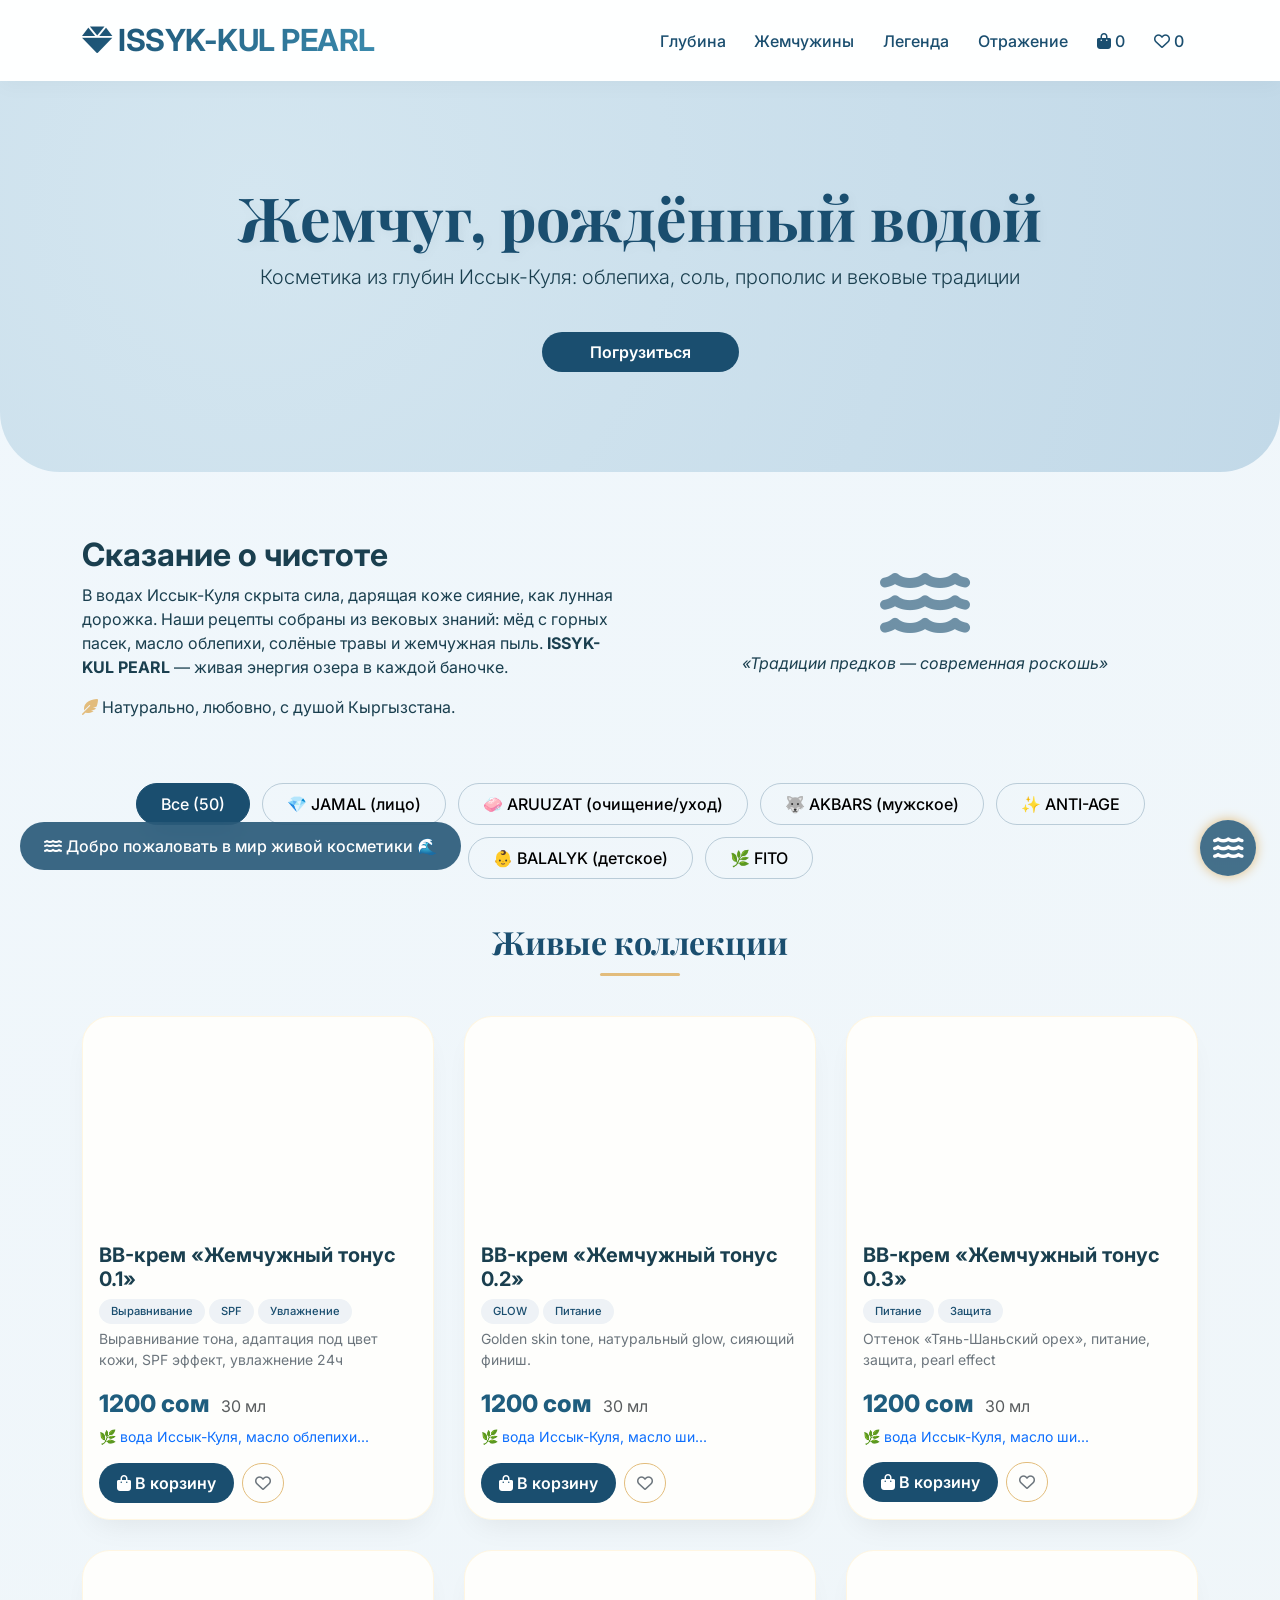
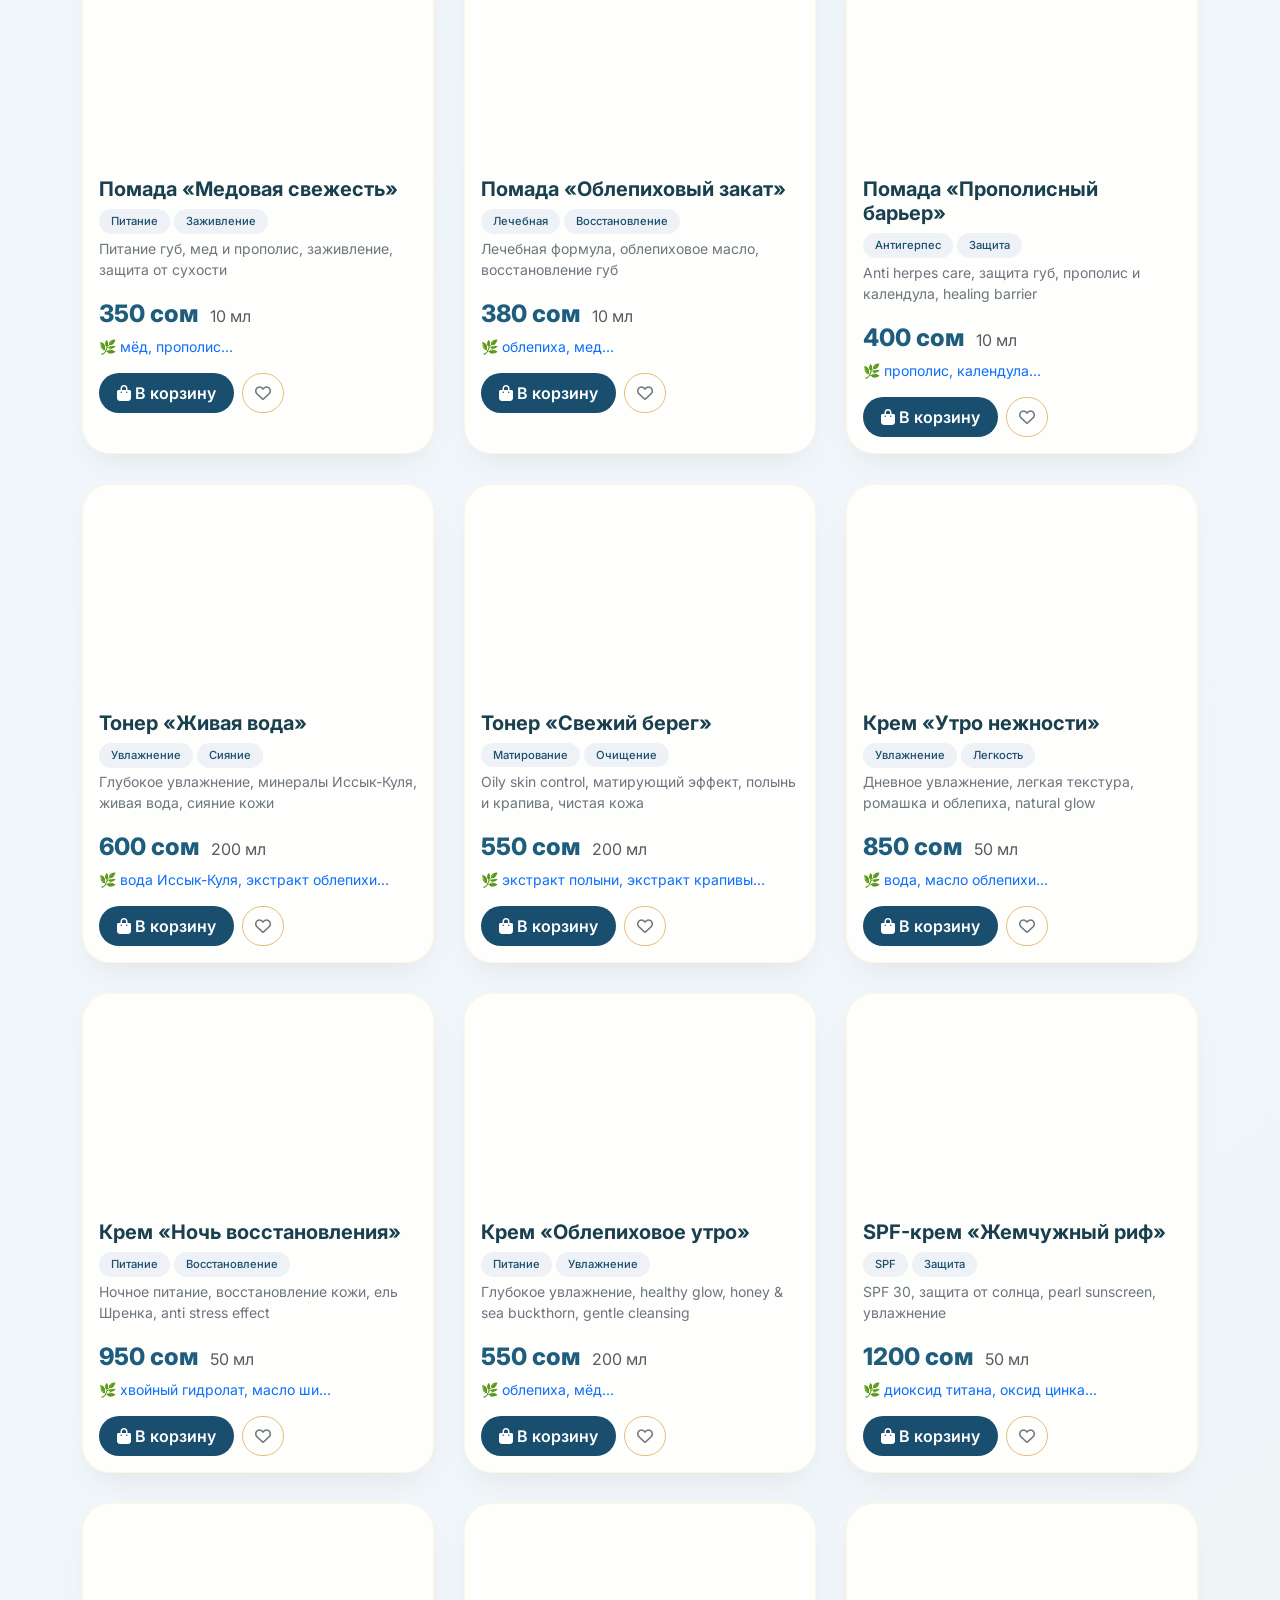
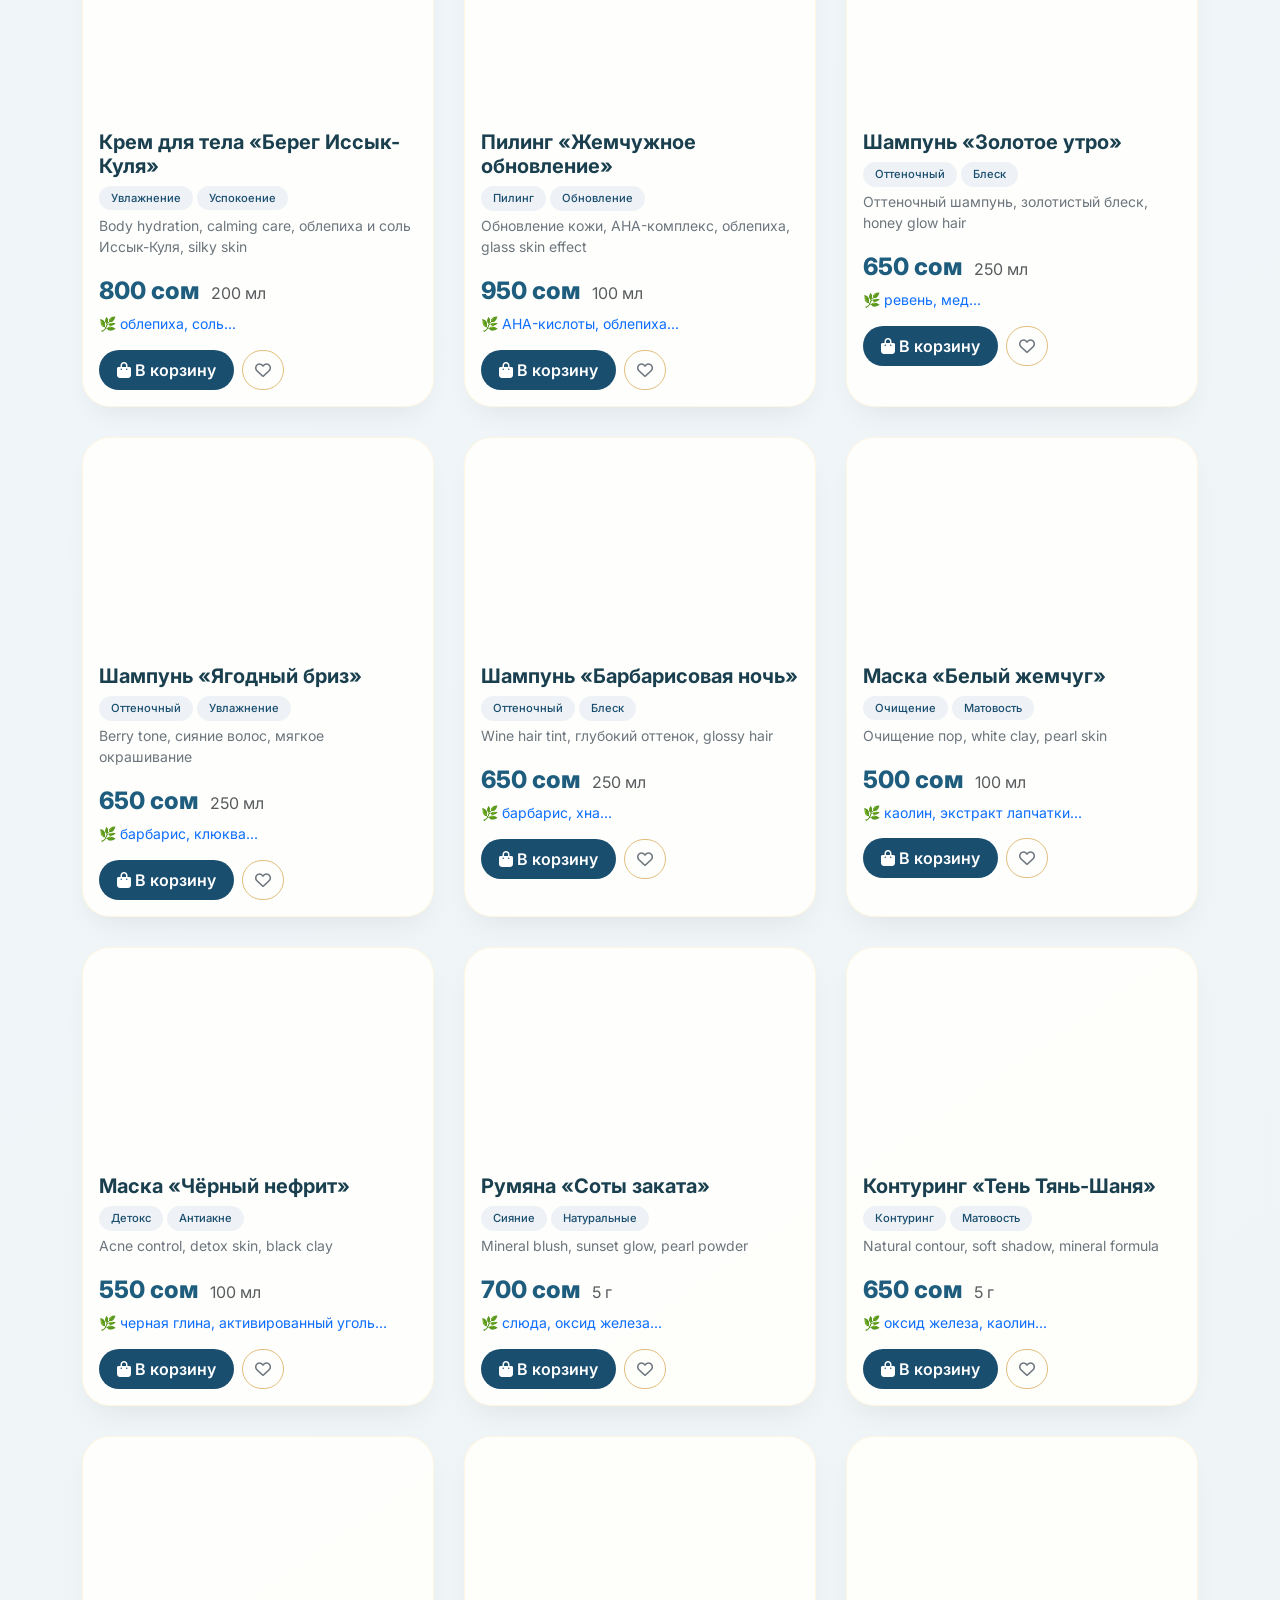
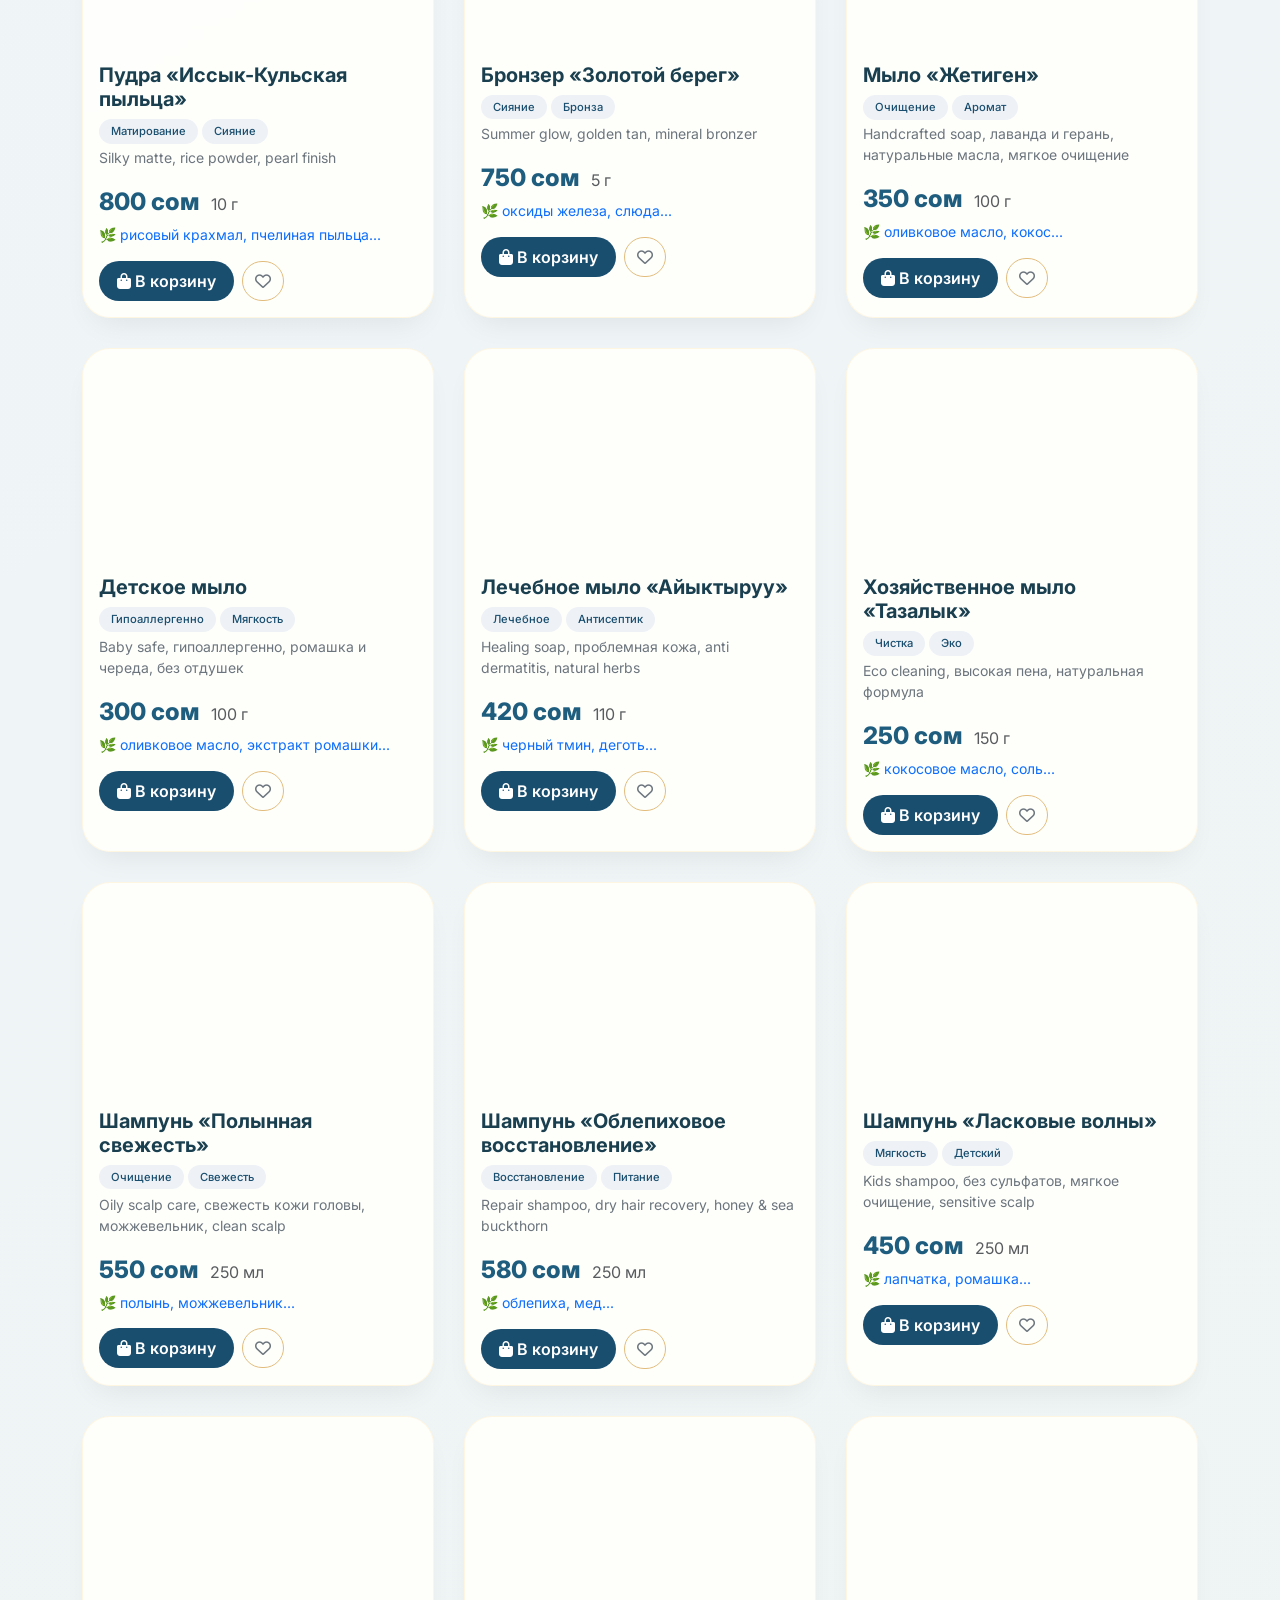
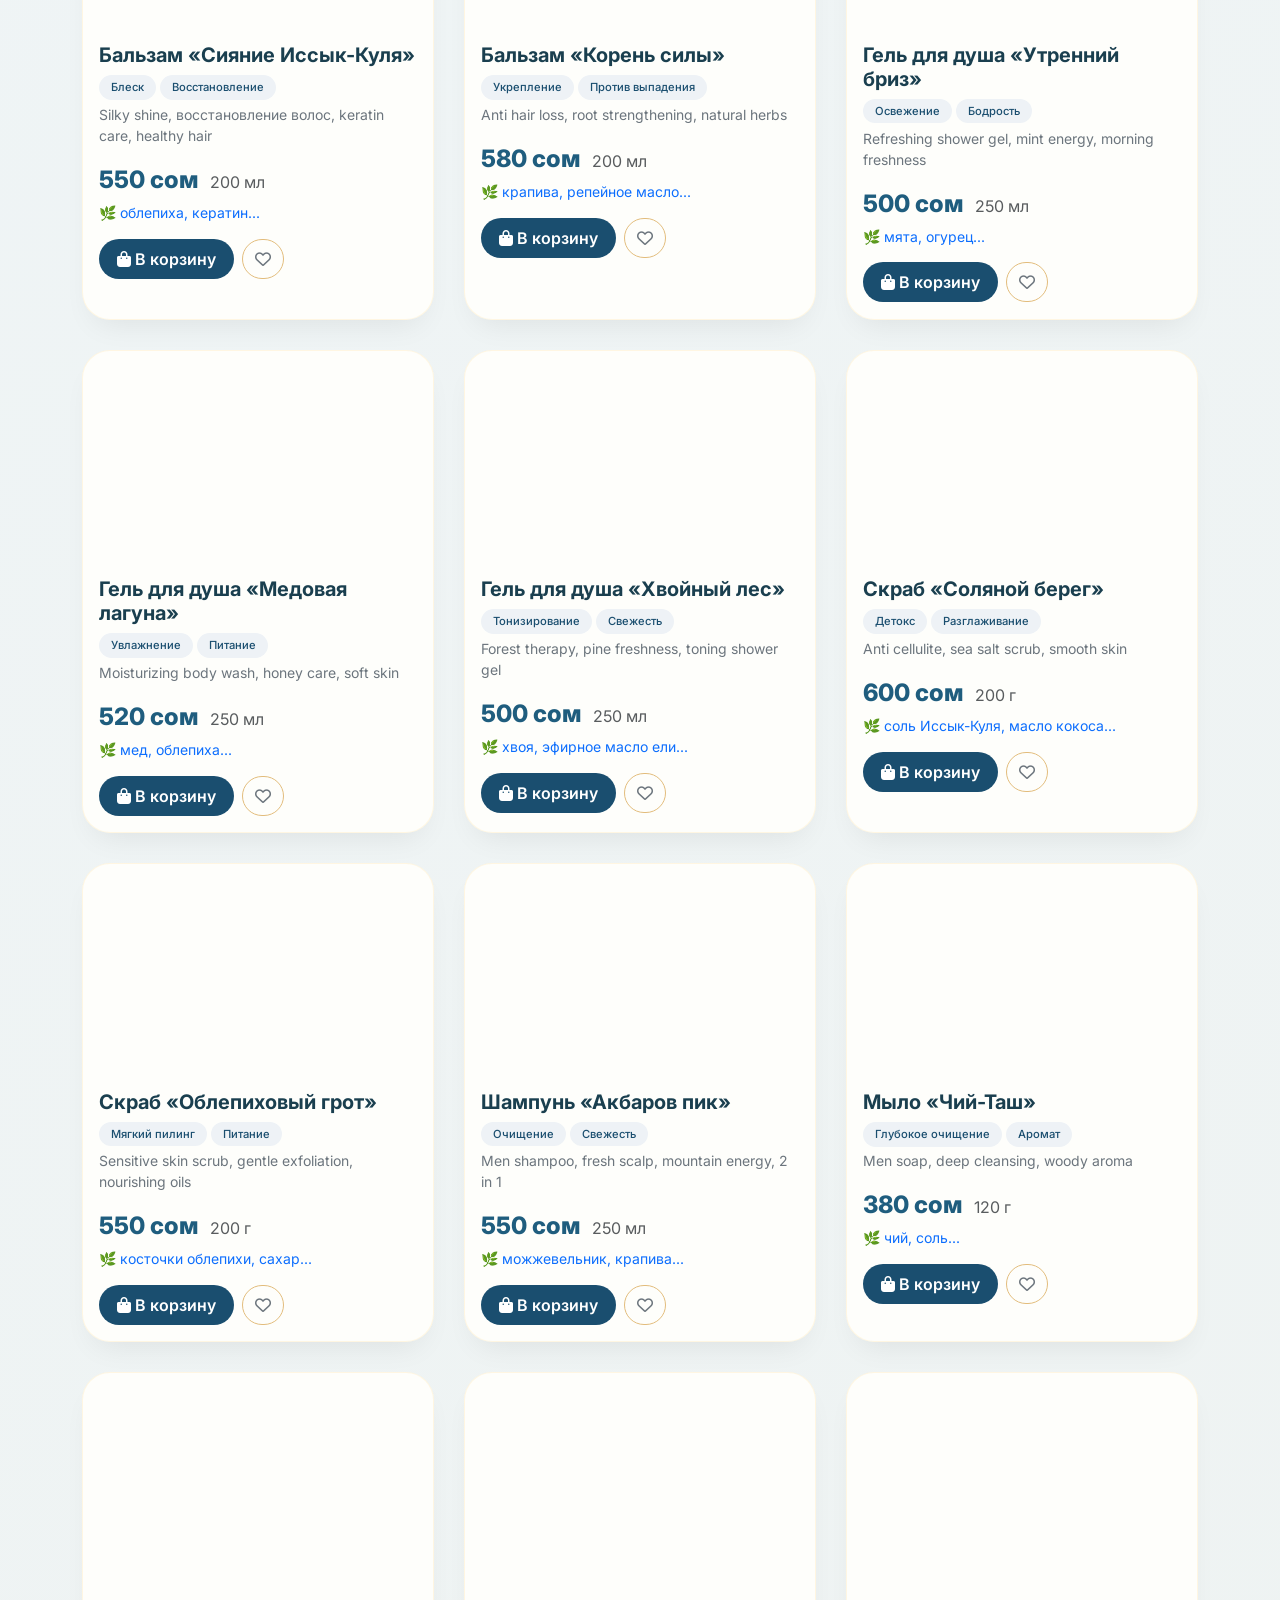
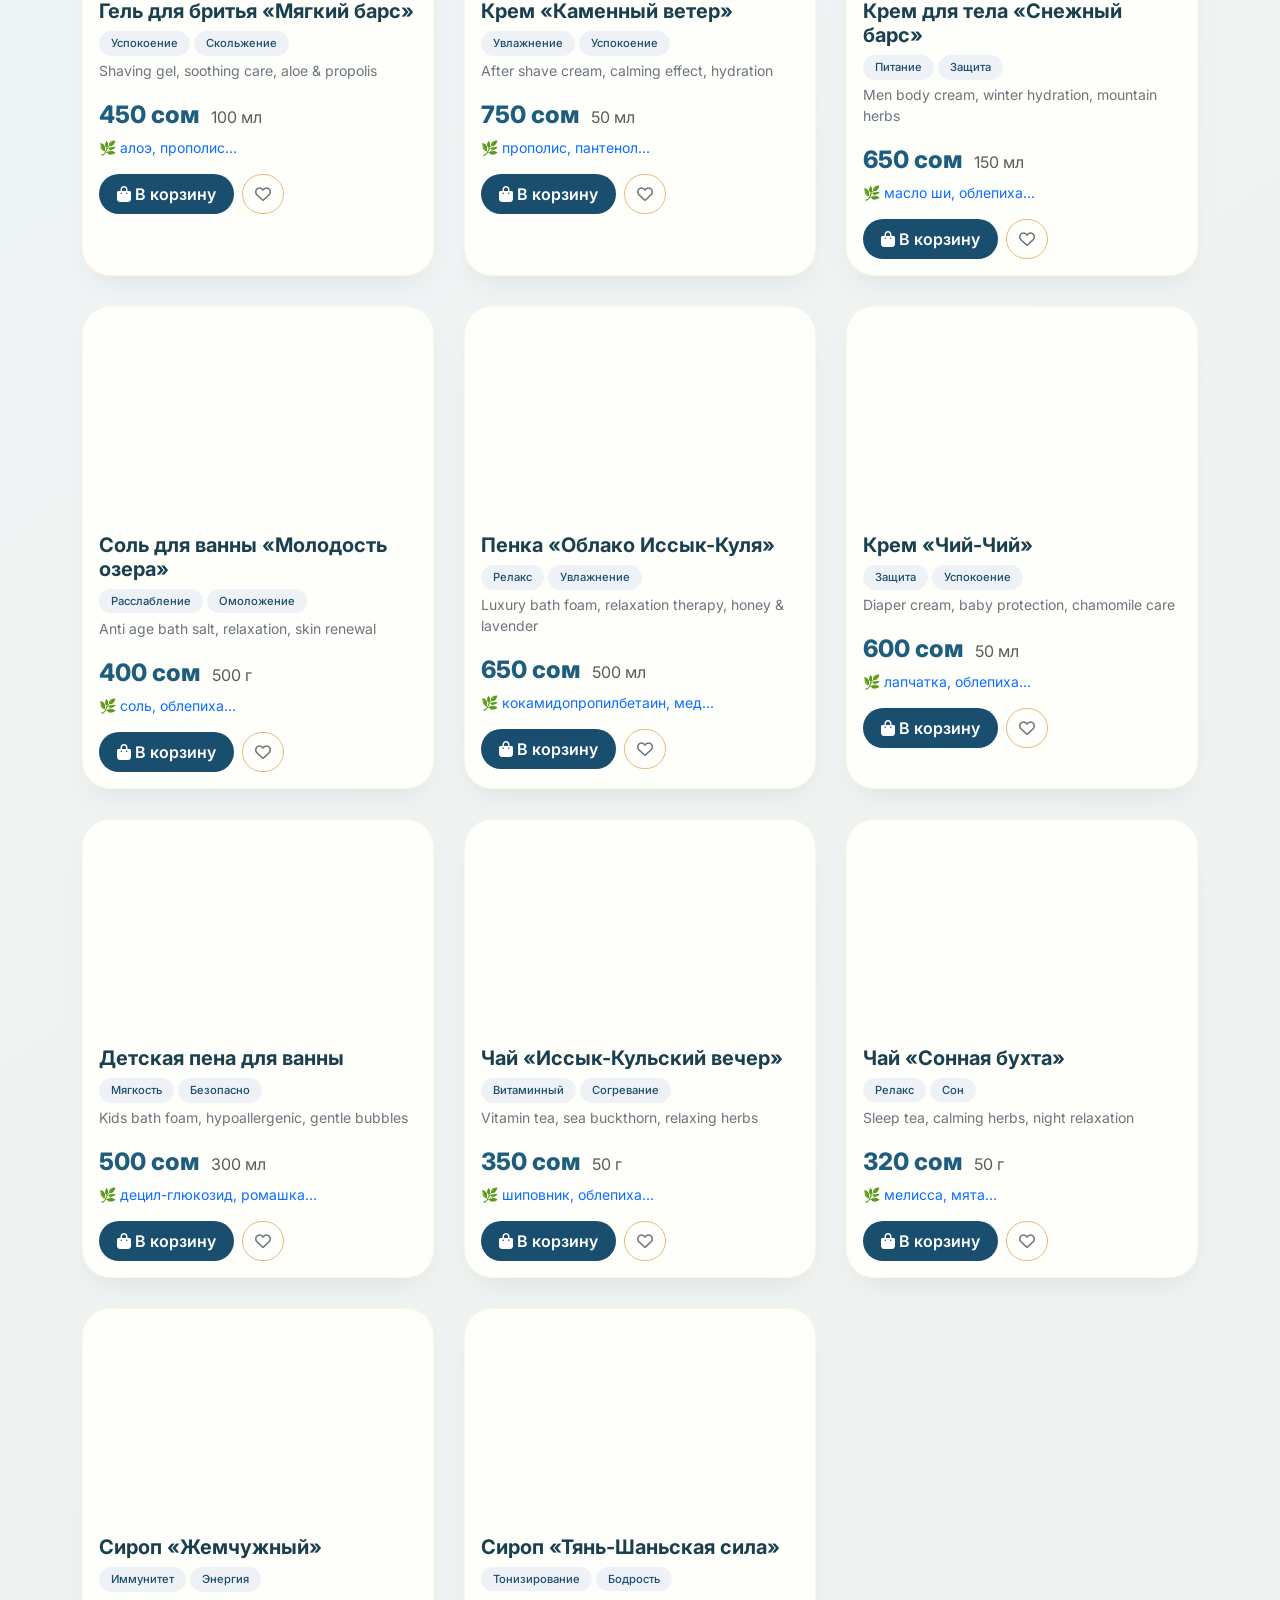
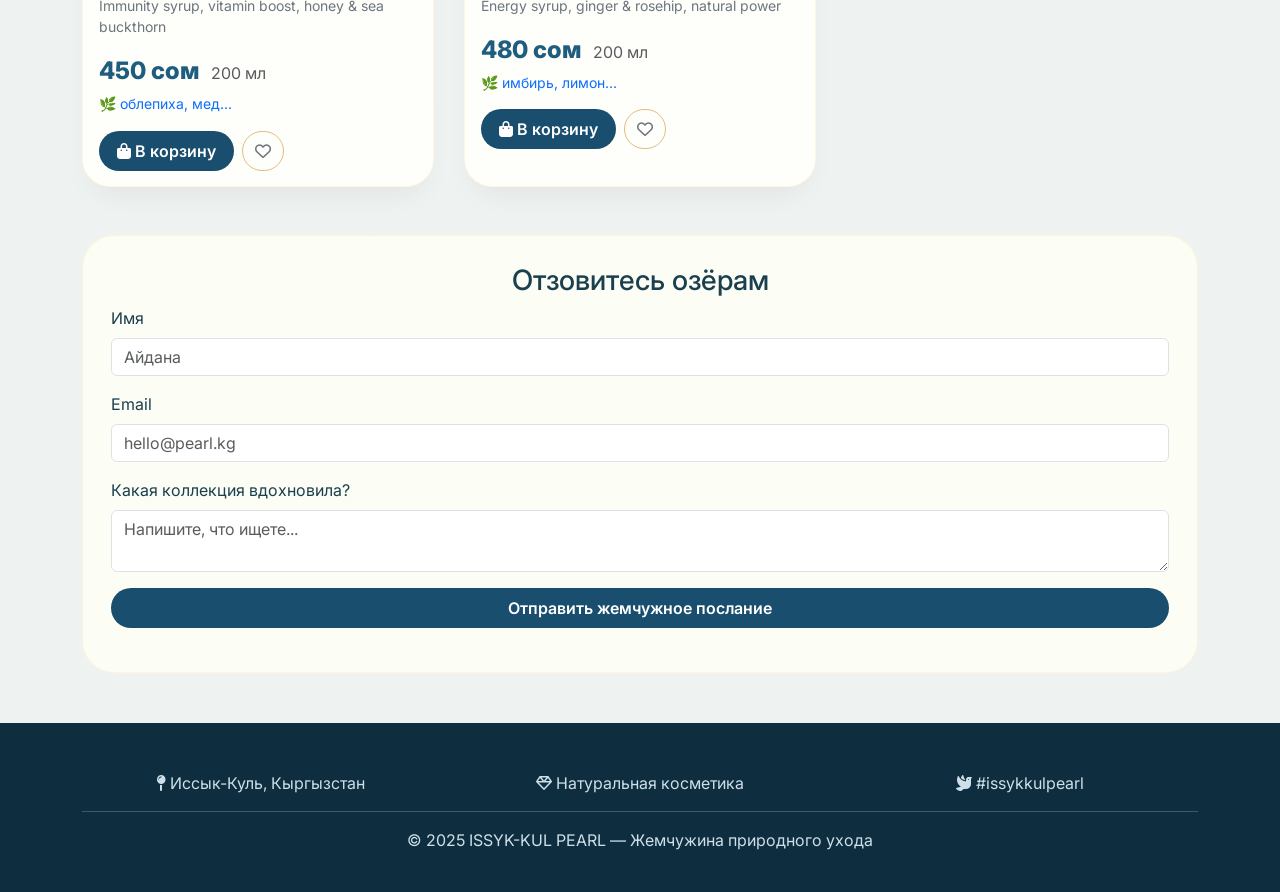
<file: Новая папка/index.html>
<!DOCTYPE html>
<html lang="ru">
<head>
    <meta charset="UTF-8">
    <meta name="viewport" content="width=device-width, initial-scale=1.0, user-scalable=yes">
    <title>ISSYK-KUL PEARL | Жемчужина озера</title>
    <!-- Bootstrap 5 -->
    <link href="https://cdn.jsdelivr.net/npm/bootstrap@5.3.0-alpha1/dist/css/bootstrap.min.css" rel="stylesheet">
    <!-- Font Awesome -->
    <link rel="stylesheet" href="https://cdnjs.cloudflare.com/ajax/libs/font-awesome/6.0.0-beta3/css/all.min.css">
    <!-- Google Fonts -->
    <link href="https://fonts.googleapis.com/css2?family=Inter:opsz,wght@14..32,300;400;500;600;700&family=Playfair+Display:wght@400;500;600;700&display=swap" rel="stylesheet">
    <style>
        * { margin: 0; padding: 0; box-sizing: border-box; }
        body { font-family: 'Inter', sans-serif; background: linear-gradient(145deg, #f0f7fc 0%, #eef2f0 100%); color: #1a3f4f; scroll-behavior: smooth; }
        :root { --pearl: #f4f9fe; --deep-sea: #1a4e6f; --mist: #bdd4e2; --gold-sand: #e2bc7c; --wave-blue: #2f7c8c; --dark-navy: #0e2e40; }
        @keyframes ripple { 0% { transform: scale(0.8); opacity: 0.6; } 100% { transform: scale(1.6); opacity: 0; } }
        @keyframes fadeSlide { from { opacity: 0; transform: translateX(-30px);} to { opacity: 1; transform: translateX(0);} }
        .navbar { background: rgba(255, 255, 255, 0.92); backdrop-filter: blur(12px); box-shadow: 0 5px 20px rgba(0, 0, 0, 0.03); padding: 0.8rem 0; }
        .navbar-brand { font-size: 1.9rem; font-weight: 700; background: linear-gradient(135deg, #1a4e6f, #3c8db0); -webkit-background-clip: text; background-clip: text; color: transparent; letter-spacing: -0.5px; }
        .nav-link { font-weight: 500; color: #1a4e6f !important; transition: 0.3s; margin: 0 0.4rem; }
        .nav-link:hover { color: var(--gold-sand) !important; }
        .hero { background: radial-gradient(circle at 20% 30%, #d4e6f0, #c2d9e8); padding: 100px 0; border-radius: 0 0 60px 60px; position: relative; }
        .hero h1 { font-family: 'Playfair Display', serif; font-size: 3.8rem; font-weight: 700; color: #1a4e6f; text-shadow: 2px 2px 12px rgba(0,0,0,0.05); }
        .filter-btn { background: transparent; border: 1px solid #1a4e6f40; padding: 8px 24px; border-radius: 50px; margin: 0 6px 12px; transition: 0.2s; font-weight: 500; }
        .filter-btn.active, .filter-btn:hover { background: #1a4e6f; color: white; border-color: #1a4e6f; }
        .products-grid { display: grid; grid-template-columns: repeat(auto-fill, minmax(290px, 1fr)); gap: 30px; margin: 40px 0; }
        .product-card { background: rgba(255, 255, 252, 0.9); backdrop-filter: blur(2px); border-radius: 28px; overflow: hidden; transition: 0.35s cubic-bezier(0.2, 0.9, 0.4, 1.1); border: 1px solid rgba(255, 240, 210, 0.6); box-shadow: 0 15px 30px -12px rgba(0, 0, 0, 0.08); cursor: pointer; }
        .product-card:hover { transform: translateY(-8px); box-shadow: 0 28px 38px -18px rgba(26, 78, 111, 0.3); border-color: var(--gold-sand); background: white; }
        .card-img { height: 210px; background-size: cover; background-position: center; transition: 0.3s; }
        .product-card:hover .card-img { transform: scale(0.98); }
        .badge-prop { background: #eef2f6; padding: 4px 12px; border-radius: 40px; font-size: 0.7rem; font-weight: 500; color: #1a4e6f; }
        .price { font-size: 1.5rem; font-weight: 800; color: #1f5d7e; }
        .btn-pearl { background: #1a4e6f; border: none; border-radius: 50px; padding: 8px 18px; color: white; font-weight: 600; transition: 0.2s; }
        .btn-pearl:hover { background: #e2bc7c; transform: scale(1.02); }
        .sound-wave { position: fixed; bottom: 24px; right: 24px; background: #1a4e6fcc; width: 56px; height: 56px; border-radius: 50%; display: flex; align-items: center; justify-content: center; backdrop-filter: blur(6px); z-index: 1000; cursor: pointer; box-shadow: 0 0 12px var(--gold-sand); transition: 0.2s; }
        .sound-wave:hover { transform: scale(1.05); background: #1a4e6f; }
        .pearl-toast { position: fixed; bottom: 30px; left: 20px; background: #1a4e6fd9; backdrop-filter: blur(12px); padding: 12px 24px; border-radius: 50px; color: white; z-index: 1100; animation: fadeSlide 0.3s; font-weight: 500; }
        footer { background: #0e2e40; color: #cddfe8; padding: 3rem 0 1.5rem; margin-top: 50px; }
        .section-title { text-align: center; margin: 2rem 0 0.5rem; font-weight: 700; color: #1a4e6f; font-family: 'Playfair Display', serif; }
        .section-title:after { content: ''; display: block; width: 80px; height: 3px; background: var(--gold-sand); margin: 12px auto; border-radius: 4px; }
        .form-card { background: rgba(255, 255, 245, 0.8); border-radius: 32px; padding: 28px; backdrop-filter: blur(4px); border: 1px solid rgba(255,240,210,0.8); }
        @media (max-width: 768px) { .hero h1 { font-size: 2.2rem; } }
    </style>
</head>
<body>

<audio id="waveAudio" preload="auto">
    <source src="https://www.soundjay.com/nature/sounds/ocean-wave-1.mp3" type="audio/mpeg">
</audio>

<div class="sound-wave" id="waveButton">
    <i class="fas fa-water" style="color: white; font-size: 1.7rem;"></i>
</div>

<nav class="navbar navbar-expand-lg sticky-top">
    <div class="container">
        <a class="navbar-brand" href="#"><i class="fas fa-gem"></i> ISSYK-KUL PEARL</a>
        <button class="navbar-toggler" type="button" data-bs-toggle="collapse" data-bs-target="#navbarNav">
            <span class="navbar-toggler-icon"></span>
        </button>
        <div class="collapse navbar-collapse" id="navbarNav">
            <ul class="navbar-nav ms-auto mb-2 mb-lg-0">
                <li class="nav-item"><a class="nav-link" href="#home">Глубина</a></li>
                <li class="nav-item"><a class="nav-link" href="#catalog">Жемчужины</a></li>
                <li class="nav-item"><a class="nav-link" href="#about">Легенда</a></li>
                <li class="nav-item"><a class="nav-link" href="#contact">Отражение</a></li>
                <li class="nav-item"><a class="nav-link" href="#" id="cartBtn"><i class="fas fa-shopping-bag"></i> <span id="cartCount">0</span></a></li>
                <li class="nav-item"><a class="nav-link" href="#" id="wishlistBtn"><i class="far fa-heart"></i> <span id="wishCount">0</span></a></li>
            </ul>
        </div>
    </div>
</nav>

<section id="home" class="hero text-center">
    <div class="container">
        <h1>Жемчуг, рождённый водой</h1>
        <p class="lead">Косметика из глубин Иссык-Куля: облепиха, соль, прополис и вековые традиции</p>
        <button class="btn-pearl btn-lg mt-4 px-5" onclick="playWave(); document.getElementById('catalog').scrollIntoView({behavior:'smooth'});">Погрузиться</button>
    </div>
</section>

<section id="about" class="container my-5 py-3">
    <div class="row align-items-center">
        <div class="col-md-6">
            <h2 class="fw-bold">Сказание о чистоте</h2>
            <p>В водах Иссык-Куля скрыта сила, дарящая коже сияние, как лунная дорожка. Наши рецепты собраны из вековых знаний: мёд с горных пасек, масло облепихи, солёные травы и жемчужная пыль. <strong>ISSYK-KUL PEARL</strong> — живая энергия озера в каждой баночке.</p>
            <i class="fas fa-feather-alt" style="color:#e2bc7c;"></i> Натурально, любовно, с душой Кыргызстана.
        </div>
        <div class="col-md-6 text-center">
            <i class="fas fa-water" style="font-size: 5rem; color: #1a4e6f; opacity: 0.6;"></i>
            <p class="mt-2 fst-italic">«Традиции предков — современная роскошь»</p>
        </div>
    </div>
</section>

<div class="container mt-3">
    <div class="d-flex flex-wrap justify-content-center" id="filterContainer">
        <button class="filter-btn active" data-cat="all">Все (50)</button>
        <button class="filter-btn" data-cat="face">💎 JAMAL (лицо)</button>
        <button class="filter-btn" data-cat="aruu">🧼 ARUUZAT (очищение/уход)</button>
        <button class="filter-btn" data-cat="men">🐺 AKBARS (мужское)</button>
        <button class="filter-btn" data-cat="antiage">✨ ANTI-AGE</button>
        <button class="filter-btn" data-cat="kids">👶 BALALYK (детское)</button>
        <button class="filter-btn" data-cat="fito">🌿 FITO</button>
    </div>
</div>

<section id="catalog" class="container">
    <h2 class="section-title">Живые коллекции</h2>
    <div id="productsGrid" class="products-grid"></div>
</section>

<section id="contact" class="container my-5">
    <div class="form-card">
        <h3 class="text-center">Отзовитесь озёрам</h3>
        <form id="contactForm">
            <div class="mb-3">
                <label class="form-label">Имя</label>
                <input type="text" class="form-control" id="formName" placeholder="Айдана">
            </div>
            <div class="mb-3">
                <label class="form-label">Email</label>
                <input type="email" class="form-control" id="formEmail" placeholder="hello@pearl.kg">
            </div>
            <div class="mb-3">
                <label class="form-label">Какая коллекция вдохновила?</label>
                <textarea class="form-control" id="formMsg" rows="2" placeholder="Напишите, что ищете..."></textarea>
            </div>
            <button type="submit" class="btn-pearl w-100 py-2">Отправить жемчужное послание</button>
            <div id="formStatus" class="mt-3 text-center small"></div>
        </form>
    </div>
</section>

<footer>
    <div class="container text-center">
        <div class="row">
            <div class="col-md-4"><i class="fas fa-map-pin"></i> Иссык-Куль, Кыргызстан</div>
            <div class="col-md-4"><i class="far fa-gem"></i> Натуральная косметика</div>
            <div class="col-md-4"><i class="fas fa-dove"></i> #issykkulpearl</div>
        </div>
        <hr class="mt-3" style="background:#5982a0;">
        <p>© 2025 ISSYK-KUL PEARL — Жемчужина природного ухода</p>
    </div>
</footer>

<script>
    // ---------------------------- 50 ТОВАРОВ (точно по вашему описанию) ----------------------------
    const productsData = [
        // JAMAL (лицо) id 1-13
        { id: 1, name: "BB-крем «Жемчужный тонус 0.1»", category: "face", price: 1200, volume: "30 мл", desc: "Выравнивание тона, адаптация под цвет кожи, SPF эффект, увлажнение 24ч", properties: ["Выравнивание", "SPF", "Увлажнение"], ingredients: ["вода Иссык-Куля", "масло облепихи", "масло ши", "экстракт солодки", "диоксид титана"], img: "https://i.ibb.co/qYgv4zLt/IMG-3960.jpg"  },
        { id: 2, name: "BB-крем «Жемчужный тонус 0.2»", category: "face", price: 1200, volume: "30 мл", desc: "Golden skin tone, натуральный glow, сияющий финиш.", properties: ["GLOW", "Питание"], ingredients: ["вода Иссык-Куля", "масло ши", "облепиха", "оксиды железа"], img: "https://i.postimg.cc/8k9ZgWd2/Whats-App-Image-2026-05-09-at-19-16-22.jpg" },
        { id: 3, name: "BB-крем «Жемчужный тонус 0.3»", category: "face", price: 1200, volume: "30 мл", desc: "Оттенок «Тянь-Шаньский орех», питание, защита, pearl effect", properties: ["Питание", "Защита"], ingredients: ["вода Иссык-Куля", "масло ши", "экстракт лапчатки"], img: "https://i.postimg.cc/VLMvKQkv/Whats-App-Image-2026-05-09-at-21-06-56.jpg" },
        { id: 4, name: "Помада «Медовая свежесть»", category: "face", price: 350, volume: "10 мл", desc: "Питание губ, мед и прополис, заживление, защита от сухости", properties: ["Питание", "Заживление"], ingredients: ["мёд", "прополис", "пчелиный воск"], img: "https://i.postimg.cc/SxTB8jbR/Whats-App-Image-2026-05-09-at-19-16-23.jpg" },
        { id: 5, name: "Помада «Облепиховый закат»", category: "face", price: 380, volume: "10 мл", desc: "Лечебная формула, облепиховое масло, восстановление губ", properties: ["Лечебная", "Восстановление"], ingredients: ["облепиха", "мед", "воск"], img: "https://i.postimg.cc/JzGTfqvf/Whats-App-Image-2026-05-09-at-19-16-23-(1).jpg" },
        { id: 6, name: "Помада «Прополисный барьер»", category: "face", price: 400, volume: "10 мл", desc: "Anti herpes care, защита губ, прополис и календула, healing barrier", properties: ["Антигерпес", "Защита"], ingredients: ["прополис", "календула", "масло чайного дерева"], img: "https://i.postimg.cc/wBP3W6LN/Whats-App-Image-2026-05-09-at-19-16-22-(2).jpg" },
        { id: 7, name: "Тонер «Живая вода»", category: "face", price: 600, volume: "200 мл", desc: "Глубокое увлажнение, минералы Иссык-Куля, живая вода, сияние кожи", properties: ["Увлажнение", "Сияние"], ingredients: ["вода Иссык-Куля", "экстракт облепихи", "глицерин"], img: "https://i.postimg.cc/PJfGYDJ1/Whats-App-Image-2026-05-09-at-19-16-23-(2).jpg" },
        { id: 8, name: "Тонер «Свежий берег»", category: "face", price: 550, volume: "200 мл", desc: "Oily skin control, матирующий эффект, полынь и крапива, чистая кожа", properties: ["Матирование", "Очищение"], ingredients: ["экстракт полыни", "экстракт крапивы", "соль Иссык-Куля"], img: "https://i.postimg.cc/gJNt9TcL/Whats-App-Image-2026-05-09-at-19-16-23-(3).jpg" },
        { id: 9, name: "Крем «Утро нежности»", category: "face", price: 850, volume: "50 мл", desc: "Дневное увлажнение, легкая текстура, ромашка и облепиха, natural glow", properties: ["Увлажнение", "Легкость"], ingredients: ["вода", "масло облепихи", "экстракт ромашки"], img: "https://i.postimg.cc/CxsQH5yf/Whats-App-Image-2026-05-09-at-19-16-23-(4).jpg" },
        { id: 10, name: "Крем «Ночь восстановления»", category: "face", price: 950, volume: "50 мл", desc: "Ночное питание, восстановление кожи, ель Шренка, anti stress effect", properties: ["Питание", "Восстановление"], ingredients: ["хвойный гидролат", "масло ши", "прополис"], img: "https://i.postimg.cc/T1n9dNfg/Whats-App-Image-2026-05-09-at-19-16-16.jpg" },
        { id: 11, name: "Крем «Облепиховое утро»", category: "face", price: 550, volume: "200 мл", desc: "Глубокое увлажнение, healthy glow, honey & sea buckthorn, gentle cleansing", properties: ["Питание", "Увлажнение"], ingredients: ["облепиха", "мёд", "глицерин"], img: "https://i.postimg.cc/nr7JHxst/Whats-App-Image-2026-05-09-at-19-16-16-(1).jpg" },
        { id: 12, name: "SPF-крем «Жемчужный риф»", category: "face", price: 1200, volume: "50 мл", desc: "SPF 30, защита от солнца, pearl sunscreen, увлажнение", properties: ["SPF", "Защита"], ingredients: ["диоксид титана", "оксид цинка", "вода Иссык-Куля"], img: "https://i.postimg.cc/RV983KyF/Whats-App-Image-2026-05-09-at-19-16-15.jpg" },
        { id: 13, name: "Крем для тела «Берег Иссык-Куля»", category: "face", price: 800, volume: "200 мл", desc: "Body hydration, calming care, облепиха и соль Иссык-Куля, silky skin", properties: ["Увлажнение", "Успокоение"], ingredients: ["облепиха", "соль", "масло ши"], img: "https://allwebs.ru/images/2026/05/09/063e3dd96563ea1c505f076e0a19f923.jpeg" },
        // ARUUZAT (очищение, декор, уход за волосами/телом) id 14-37
        { id: 14, name: "Пилинг «Жемчужное обновление»", category: "aruu", price: 950, volume: "100 мл", desc: "Обновление кожи, AHA-комплекс, облепиха, glass skin effect", properties: ["Пилинг", "Обновление"], ingredients: ["AHA-кислоты", "облепиха", "соль"],img: "https://i.postimg.cc/HsR6wMPn/Whats-App-Image-2026-05-09-at-19-16-17.jpg" },
        { id: 15, name: "Шампунь «Золотое утро»", category: "aruu", price: 650, volume: "250 мл", desc: "Оттеночный шампунь, золотистый блеск, honey glow hair", properties: ["Оттеночный", "Блеск"], ingredients: ["ревень", "мед", "экстракт облепихи"], img: "https://i.postimg.cc/QCWThFgP/Whats-App-Image-2026-05-09-at-19-16-17-(1).jpg" },
        { id: 16, name: "Шампунь «Ягодный бриз»", category: "aruu", price: 650, volume: "250 мл", desc: "Berry tone, сияние волос, мягкое окрашивание", properties: ["Оттеночный", "Увлажнение"], ingredients: ["барбарис", "клюква", "мягкие ПАВ"], img: "https://i.postimg.cc/WzM00DD1/Whats-App-Image-2026-05-09-at-19-16-17-(2).jpg" },
        { id: 17, name: "Шампунь «Барбарисовая ночь»", category: "aruu", price: 650, volume: "250 мл", desc: "Wine hair tint, глубокий оттенок, glossy hair", properties: ["Оттеночный", "Блеск"], ingredients: ["барбарис", "хна", "витамин Е"], img: "https://i.postimg.cc/x8ybcW7q/Whats-App-Image-2026-05-09-at-19-16-16-(2).jpg" },
        { id: 18, name: "Маска «Белый жемчуг»", category: "aruu", price: 500, volume: "100 мл", desc: "Очищение пор, white clay, pearl skin", properties: ["Очищение", "Матовость"], ingredients: ["каолин", "экстракт лапчатки", "вода"], img: "https://i.postimg.cc/2Sq8tsGr/Whats-App-Image-2026-05-09-at-19-16-16-(3).jpg" },
        { id: 19, name: "Маска «Чёрный нефрит»", category: "aruu", price: 550, volume: "100 мл", desc: "Acne control, detox skin, black clay", properties: ["Детокс", "Антиакне"], ingredients: ["черная глина", "активированный уголь", "чайное дерево"], img: "https://i.postimg.cc/wTM6tCSs/Whats-App-Image-2026-05-09-at-19-16-16-(4).jpg" },
        { id: 20, name: "Румяна «Соты заката»", category: "aruu", price: 700, volume: "5 г", desc: "Mineral blush, sunset glow, pearl powder", properties: ["Сияние", "Натуральные"], ingredients: ["слюда", "оксид железа", "перламутр"], img: "https://i.postimg.cc/hPkHSNny/Whats-App-Image-2026-05-09-at-19-16-17-(3).jpg" },
        { id: 21, name: "Контуринг «Тень Тянь-Шаня»", category: "aruu", price: 650, volume: "5 г", desc: "Natural contour, soft shadow, mineral formula", properties: ["Контуринг", "Матовость"], ingredients: ["оксид железа", "каолин", "слюда"], img: "https://i.postimg.cc/9MsvrkTz/Whats-App-Image-2026-05-09-at-19-16-19.jpg" },
        { id: 22, name: "Пудра «Иссык-Кульская пыльца»", category: "aruu", price: 800, volume: "10 г", desc: "Silky matte, rice powder, pearl finish", properties: ["Матирование", "Сияние"], ingredients: ["рисовый крахмал", "пчелиная пыльца", "диоксид титана"], img: "https://i.postimg.cc/YSbnms5P/Whats-App-Image-2026-05-09-at-19-16-18.jpg" },
        { id: 23, name: "Бронзер «Золотой берег»", category: "aruu", price: 750, volume: "5 г", desc: "Summer glow, golden tan, mineral bronzer", properties: ["Сияние", "Бронза"], ingredients: ["оксиды железа", "слюда", "какао-пудра"], img: "https://i.postimg.cc/XYvQ68Gk/Whats-App-Image-2026-05-09-at-19-16-19-(1).jpg" },
        { id: 24, name: "Мыло «Жетиген»", category: "aruu", price: 350, volume: "100 г", desc: "Handcrafted soap, лаванда и герань, натуральные масла, мягкое очищение", properties: ["Очищение", "Аромат"], ingredients: ["оливковое масло", "кокос", "лаванда"], img: "https://i.postimg.cc/YSM2Sv7z/Whats-App-Image-2026-05-09-at-19-16-19-(3).jpg" },
        { id: 25, name: "Детское мыло", category: "aruu", price: 300, volume: "100 г", desc: "Baby safe, гипоаллергенно, ромашка и череда, без отдушек", properties: ["Гипоаллергенно", "Мягкость"], ingredients: ["оливковое масло", "экстракт ромашки"], img: "https://i.postimg.cc/05BNC5Gb/Whats-App-Image-2026-05-09-at-19-16-19-(2).jpg" },
        { id: 26, name: "Лечебное мыло «Айыктыруу»", category: "aruu", price: 420, volume: "110 г", desc: "Healing soap, проблемная кожа, anti dermatitis, natural herbs", properties: ["Лечебное", "Антисептик"], ingredients: ["черный тмин", "деготь", "облепиха"], img: "https://i.postimg.cc/BnDtbWKn/Whats-App-Image-2026-05-09-at-19-16-18-(2).jpg" },
        { id: 27, name: "Хозяйственное мыло «Тазалык»", category: "aruu", price: 250, volume: "150 г", desc: "Eco cleaning, высокая пена, натуральная формула", properties: ["Чистка", "Эко"], ingredients: ["кокосовое масло", "соль", "сода"], img: "https://i.postimg.cc/7L3CsvP4/Whats-App-Image-2026-05-09-at-19-16-18-(1).jpg" },
        { id: 28, name: "Шампунь «Полынная свежесть»", category: "aruu", price: 550, volume: "250 мл", desc: "Oily scalp care, свежесть кожи головы, можжевельник, clean scalp", properties: ["Очищение", "Свежесть"], ingredients: ["полынь", "можжевельник", "соль"], img: "https://i.postimg.cc/mgwkCYms/Whats-App-Image-2026-05-09-at-19-16-18-(3).jpg" },
        { id: 29, name: "Шампунь «Облепиховое восстановление»", category: "aruu", price: 580, volume: "250 мл", desc: "Repair shampoo, dry hair recovery, honey & sea buckthorn", properties: ["Восстановление", "Питание"], ingredients: ["облепиха", "мед", "кератин"], img: "https://i.postimg.cc/KzK86dxL/Whats-App-Image-2026-05-09-at-19-16-18-(4).jpg" },
        { id: 30, name: "Шампунь «Ласковые волны»", category: "aruu", price: 450, volume: "250 мл", desc: "Kids shampoo, без сульфатов, мягкое очищение, sensitive scalp", properties: ["Мягкость", "Детский"], ingredients: ["лапчатка", "ромашка", "глицерин"], img: "https://i.postimg.cc/bYCRHnFm/Whats-App-Image-2026-05-09-at-19-16-18-(5).jpg" },
        { id: 31, name: "Бальзам «Сияние Иссык-Куля»", category: "aruu", price: 550, volume: "200 мл", desc: "Silky shine, восстановление волос, keratin care, healthy hair", properties: ["Блеск", "Восстановление"], ingredients: ["облепиха", "кератин", "пантенол"], img: "https://i.postimg.cc/9Xpk3zgc/Whats-App-Image-2026-05-09-at-19-16-17-(4).jpg" },
        { id: 32, name: "Бальзам «Корень силы»", category: "aruu", price: 580, volume: "200 мл", desc: "Anti hair loss, root strengthening, natural herbs", properties: ["Укрепление", "Против выпадения"], ingredients: ["крапива", "репейное масло", "хвощ"], img: "https://i.postimg.cc/9F0Jvbqv/Whats-App-Image-2026-05-09-at-19-16-17-(5).jpg" },
        { id: 33, name: "Гель для душа «Утренний бриз»", category: "aruu", price: 500, volume: "250 мл", desc: "Refreshing shower gel, mint energy, morning freshness", properties: ["Освежение", "Бодрость"], ingredients: ["мята", "огурец", "глицерин"], img: "https://i.postimg.cc/W3fJrGbb/Whats-App-Image-2026-05-09-at-19-16-20.jpg" },
        { id: 34, name: "Гель для душа «Медовая лагуна»", category: "aruu", price: 520, volume: "250 мл", desc: "Moisturizing body wash, honey care, soft skin", properties: ["Увлажнение", "Питание"], ingredients: ["мед", "облепиха", "кокосовые ПАВ"], img: "https://i.postimg.cc/PNnJz2Gj/Whats-App-Image-2026-05-09-at-19-16-20-(1).jpg" },
        { id: 35, name: "Гель для душа «Хвойный лес»", category: "aruu", price: 500, volume: "250 мл", desc: "Forest therapy, pine freshness, toning shower gel", properties: ["Тонизирование", "Свежесть"], ingredients: ["хвоя", "эфирное масло ели", "мята"], img: "https://i.postimg.cc/x1Y33SSy/Whats-App-Image-2026-05-09-at-19-16-20-(2).jpg" },
        { id: 36, name: "Скраб «Соляной берег»", category: "aruu", price: 600, volume: "200 г", desc: "Anti cellulite, sea salt scrub, smooth skin", properties: ["Детокс", "Разглаживание"], ingredients: ["соль Иссык-Куля", "масло кокоса", "грейпфрут"], img: "https://i.postimg.cc/nz6vsykm/Whats-App-Image-2026-05-09-at-19-16-19-(4).jpg" },
        { id: 37, name: "Скраб «Облепиховый грот»", category: "aruu", price: 550, volume: "200 г", desc: "Sensitive skin scrub, gentle exfoliation, nourishing oils", properties: ["Мягкий пилинг", "Питание"], ingredients: ["косточки облепихи", "сахар", "масло ши"], img: "https://i.postimg.cc/QxNMQ6y1/Whats-App-Image-2026-05-09-at-19-16-21.jpg" },
        // AKBARS (мужское) id 38-42
        { id: 38, name: "Шампунь «Акбаров пик»", category: "men", price: 550, volume: "250 мл", desc: "Men shampoo, fresh scalp, mountain energy, 2 in 1", properties: ["Очищение", "Свежесть"], ingredients: ["можжевельник", "крапива", "камфора"], img: "https://i.postimg.cc/mZnmWqWZ/Whats-App-Image-2026-05-09-at-19-16-20-(3).jpg" },
        { id: 39, name: "Мыло «Чий-Таш»", category: "men", price: 380, volume: "120 г", desc: "Men soap, deep cleansing, woody aroma", properties: ["Глубокое очищение", "Аромат"], ingredients: ["чий", "соль", "пихта"], img: "https://i.postimg.cc/XY4Hs5b6/Whats-App-Image-2026-05-09-at-19-16-21-(1).jpg" },
        { id: 40, name: "Гель для бритья «Мягкий барс»", category: "men", price: 450, volume: "100 мл", desc: "Shaving gel, soothing care, aloe & propolis", properties: ["Успокоение", "Скольжение"], ingredients: ["алоэ", "прополис", "глицерин"], img: "https://i.postimg.cc/bvM4Vvgy/Whats-App-Image-2026-05-09-at-19-16-20-(4).jpg" },
        { id: 41, name: "Крем «Каменный ветер»", category: "men", price: 750, volume: "50 мл", desc: "After shave cream, calming effect, hydration", properties: ["Увлажнение", "Успокоение"], ingredients: ["прополис", "пантенол", "ромашка"], img: "https://i.postimg.cc/BZC1xPNk/Whats-App-Image-2026-05-09-at-19-16-24.jpg" },
        { id: 42, name: "Крем для тела «Снежный барс»", category: "men", price: 650, volume: "150 мл", desc: "Men body cream, winter hydration, mountain herbs", properties: ["Питание", "Защита"], ingredients: ["масло ши", "облепиха", "кедр"], img: "https://i.postimg.cc/FR47ShSd/Whats-App-Image-2026-05-09-at-19-16-24-(1).jpg" },
        // ANTI-AGE (id 43-44)
        { id: 43, name: "Соль для ванны «Молодость озера»", category: "antiage", price: 400, volume: "500 г", desc: "Anti age bath salt, relaxation, skin renewal", properties: ["Расслабление", "Омоложение"], ingredients: ["соль", "облепиха", "лаванда"], img: "https://i.postimg.cc/fW5fMP4p/Whats-App-Image-2026-05-09-at-19-16-21-(2).jpg" },
        { id: 44, name: "Пенка «Облако Иссык-Куля»", category: "antiage", price: 650, volume: "500 мл", desc: "Luxury bath foam, relaxation therapy, honey & lavender", properties: ["Релакс", "Увлажнение"], ingredients: ["кокамидопропилбетаин", "мед", "лаванда"], img: "https://i.postimg.cc/XqXGjQFz/Whats-App-Image-2026-05-09-at-19-16-21-(3).jpg" },
        // BALALYK (детское) id 45-46
        { id: 45, name: "Крем «Чий-Чий»", category: "kids", price: 600, volume: "50 мл", desc: "Diaper cream, baby protection, chamomile care", properties: ["Защита", "Успокоение"], ingredients: ["лапчатка", "облепиха", "цинк"], img: "https://i.postimg.cc/W4Mf87d0/Whats-App-Image-2026-05-09-at-19-16-21-(4).jpg" },
        { id: 46, name: "Детская пена для ванны", category: "kids", price: 500, volume: "300 мл", desc: "Kids bath foam, hypoallergenic, gentle bubbles", properties: ["Мягкость", "Безопасно"], ingredients: ["децил-глюкозид", "ромашка", "календула"], img: "https://i.postimg.cc/WpfSMy9z/Whats-App-Image-2026-05-09-at-19-16-22-(3).jpg" },
        // FITO (id 47-50)
        { id: 47, name: "Чай «Иссык-Кульский вечер»", category: "fito", price: 350, volume: "50 г", desc: "Vitamin tea, sea buckthorn, relaxing herbs", properties: ["Витаминный", "Согревание"], ingredients: ["шиповник", "облепиха", "чабрец"], img: "https://i.postimg.cc/Z5z8Hz6z/Whats-App-Image-2026-05-09-at-19-16-22-(4).jpg" },
        { id: 48, name: "Чай «Сонная бухта»", category: "fito", price: 320, volume: "50 г", desc: "Sleep tea, calming herbs, night relaxation", properties: ["Релакс", "Сон"], ingredients: ["мелисса", "мята", "ромашка"], img: "https://i.postimg.cc/cH3YwD67/Whats-App-Image-2026-05-09-at-19-16-24-(2).jpg" },
        { id: 49, name: "Сироп «Жемчужный»", category: "fito", price: 450, volume: "200 мл", desc: "Immunity syrup, vitamin boost, honey & sea buckthorn", properties: ["Иммунитет", "Энергия"], ingredients: ["облепиха", "мед", "шиповник"], img: "https://i.postimg.cc/j5n6vx35/Whats-App-Image-2026-05-09-at-19-16-25.jpg" },
        { id: 50, name: "Сироп «Тянь-Шаньская сила»", category: "fito", price: 480, volume: "200 мл", desc: "Energy syrup, ginger & rosehip, natural power", properties: ["Тонизирование", "Бодрость"], ingredients: ["имбирь", "лимон", "мед"], img: "https://i.postimg.cc/hGyMp3Sz/Whats-App-Image-2026-05-09-at-19-16-24-(3).jpg" }
    ];

    // ---------- ФУНКЦИОНАЛ КОРЗИНЫ, ИЗБРАННОГО, ЗВУКА ----------
    let cart = JSON.parse(localStorage.getItem('pearl_cart_final')) || [];
    let wishlist = JSON.parse(localStorage.getItem('pearl_wish_final')) || [];

    function playWave() {
        const audio = document.getElementById('waveAudio');
        if(audio) { audio.currentTime = 0; audio.play().catch(e=>console.log); }
        const ripple = document.createElement('div');
        ripple.style.position = 'fixed'; ripple.style.top = '0'; ripple.style.left = '0'; ripple.style.width = '100%'; ripple.style.height = '100%'; ripple.style.pointerEvents = 'none'; ripple.style.background = 'radial-gradient(circle, rgba(226,188,124,0.25) 0%, transparent 80%)'; ripple.style.animation = 'ripple 0.8s ease-out'; ripple.style.zIndex = '9999'; document.body.appendChild(ripple); setTimeout(()=>ripple.remove(), 700);
    }

    function showToast(msg) {
        let t = document.createElement('div'); t.className = 'pearl-toast'; t.innerHTML = `<i class="fas fa-water"></i> ${msg}`; document.body.appendChild(t); setTimeout(()=>t.remove(), 2500);
    }

    function updateCounters() {
        document.getElementById('cartCount').innerText = cart.reduce((s,i)=>s+i.qty,0);
        document.getElementById('wishCount').innerText = wishlist.length;
        localStorage.setItem('pearl_cart_final', JSON.stringify(cart));
        localStorage.setItem('pearl_wish_final', JSON.stringify(wishlist));
    }

    let currentCat = "all";
    function renderProducts() {
        let filtered = currentCat === "all" ? productsData : productsData.filter(p => p.category === currentCat);
        const grid = document.getElementById('productsGrid');
        grid.innerHTML = filtered.map(p => `
            <div class="product-card" data-id="${p.id}">
                <div class="card-img" style="background-image: url('${p.img}'); background-size: cover; background-position: center;"></div>
                <div class="p-3">
                    <h5 class="fw-bold">${p.name}</h5>
                    <div class="d-flex flex-wrap gap-1 my-1">${p.properties.map(pr => `<span class="badge-prop">${pr}</span>`).join('')}</div>
                    <p class="small text-secondary mt-1">${p.desc}</p>
                    <div><span class="price">${p.price} сом</span> <span class="text-muted ms-2">${p.volume}</span></div>
                    <div class="small text-primary mt-1">🌿 ${p.ingredients.slice(0,2).join(', ')}...</div>
                    <div class="d-flex gap-2 mt-3">
                        <button class="btn-pearl add-cart" data-id="${p.id}"><i class="fas fa-bag-shopping"></i> В корзину</button>
                        <button class="btn btn-outline-secondary rounded-pill wish-btn ${wishlist.includes(p.id) ? 'active-wish' : ''}" data-id="${p.id}" style="border-color:#e2bc7c;"><i class="far fa-heart"></i></button>
                    </div>
                </div>
            </div>
        `).join('');
        document.querySelectorAll('.add-cart').forEach(btn => {
            btn.addEventListener('click', (e) => { e.stopPropagation(); let id = +btn.dataset.id; let exist = cart.find(i=>i.id===id); if(exist) exist.qty++; else cart.push({id, qty:1}); updateCounters(); playWave(); showToast("Добавлено в корзину ✨"); });
        });
        document.querySelectorAll('.wish-btn').forEach(btn => {
            btn.addEventListener('click', (e) => { e.stopPropagation(); let id = +btn.dataset.id; if(wishlist.includes(id)) wishlist = wishlist.filter(i=>i!==id); else wishlist.push(id); updateCounters(); renderProducts(); playWave(); showToast(wishlist.includes(id)?"В избранном 💖":"Удалено"); });
        });
        document.querySelectorAll('.product-card').forEach(card => {
            card.addEventListener('click', (e) => { if(e.target.classList.contains('add-cart') || e.target.classList.contains('wish-btn')) return; let prod = productsData.find(p=>p.id === +card.dataset.id); alert(`✨ ${prod.name}\nОбъём: ${prod.volume}\nЦена: ${prod.price} сом\nСостав: ${prod.ingredients.join(', ')}\nСвойства: ${prod.properties.join(', ')}`); playWave(); });
        });
    }

    document.querySelectorAll('.filter-btn').forEach(btn => {
        btn.addEventListener('click', function() {
            document.querySelectorAll('.filter-btn').forEach(b=>b.classList.remove('active'));
            this.classList.add('active');
            currentCat = this.dataset.cat;
            renderProducts();
            playWave();
        });
    });

    // форма
    const form = document.getElementById('contactForm');
    const nameInp = document.getElementById('formName'), emailInp = document.getElementById('formEmail'), msgInp = document.getElementById('formMsg'), statusDiv = document.getElementById('formStatus');
    if(localStorage.getItem('pearl_fname')) nameInp.value = localStorage.getItem('pearl_fname');
    if(localStorage.getItem('pearl_femail')) emailInp.value = localStorage.getItem('pearl_femail');
    if(localStorage.getItem('pearl_fmsg')) msgInp.value = localStorage.getItem('pearl_fmsg');
    form.addEventListener('submit', (e) => {
        e.preventDefault();
        let n = nameInp.value.trim(), e_m = emailInp.value.trim(), m = msgInp.value.trim();
        if(!n || !e_m || !m) { statusDiv.innerHTML = '<div class="alert alert-warning">🌊 Заполните все поля!</div>'; setTimeout(()=>statusDiv.innerHTML='',2800); return; }
        if(!e_m.includes('@')) { statusDiv.innerHTML = '<div class="alert alert-danger">Почта должна быть настоящей</div>'; setTimeout(()=>statusDiv.innerHTML='',2500); return; }
        localStorage.setItem('pearl_fname', n); localStorage.setItem('pearl_femail', e_m); localStorage.setItem('pearl_fmsg', m);
        statusDiv.innerHTML = '<div class="alert alert-success">💧 Ваше послание отправлено!</div>'; setTimeout(()=>statusDiv.innerHTML='',3500);
        playWave();
    });

    document.getElementById('cartBtn').addEventListener('click', ()=>{ let total = cart.reduce((s,i)=>s+i.qty,0); showToast(total?`В корзине ${total} товаров`:"Корзина пуста"); playWave(); });
    document.getElementById('wishlistBtn').addEventListener('click', ()=>{ showToast(`Избранное: ${wishlist.length} товаров`); playWave(); });
    document.getElementById('waveButton').addEventListener('click', ()=>{ playWave(); showToast("Звук волн Иссык-Куля"); });

    renderProducts();
    updateCounters();
    setTimeout(()=> showToast("Добро пожаловать в мир живой косметики 🌊"), 2000);
</script>
<script src="https://cdn.jsdelivr.net/npm/bootstrap@5.3.0-alpha1/dist/js/bootstrap.bundle.min.js"></script>
</body>
</html>
</file>
